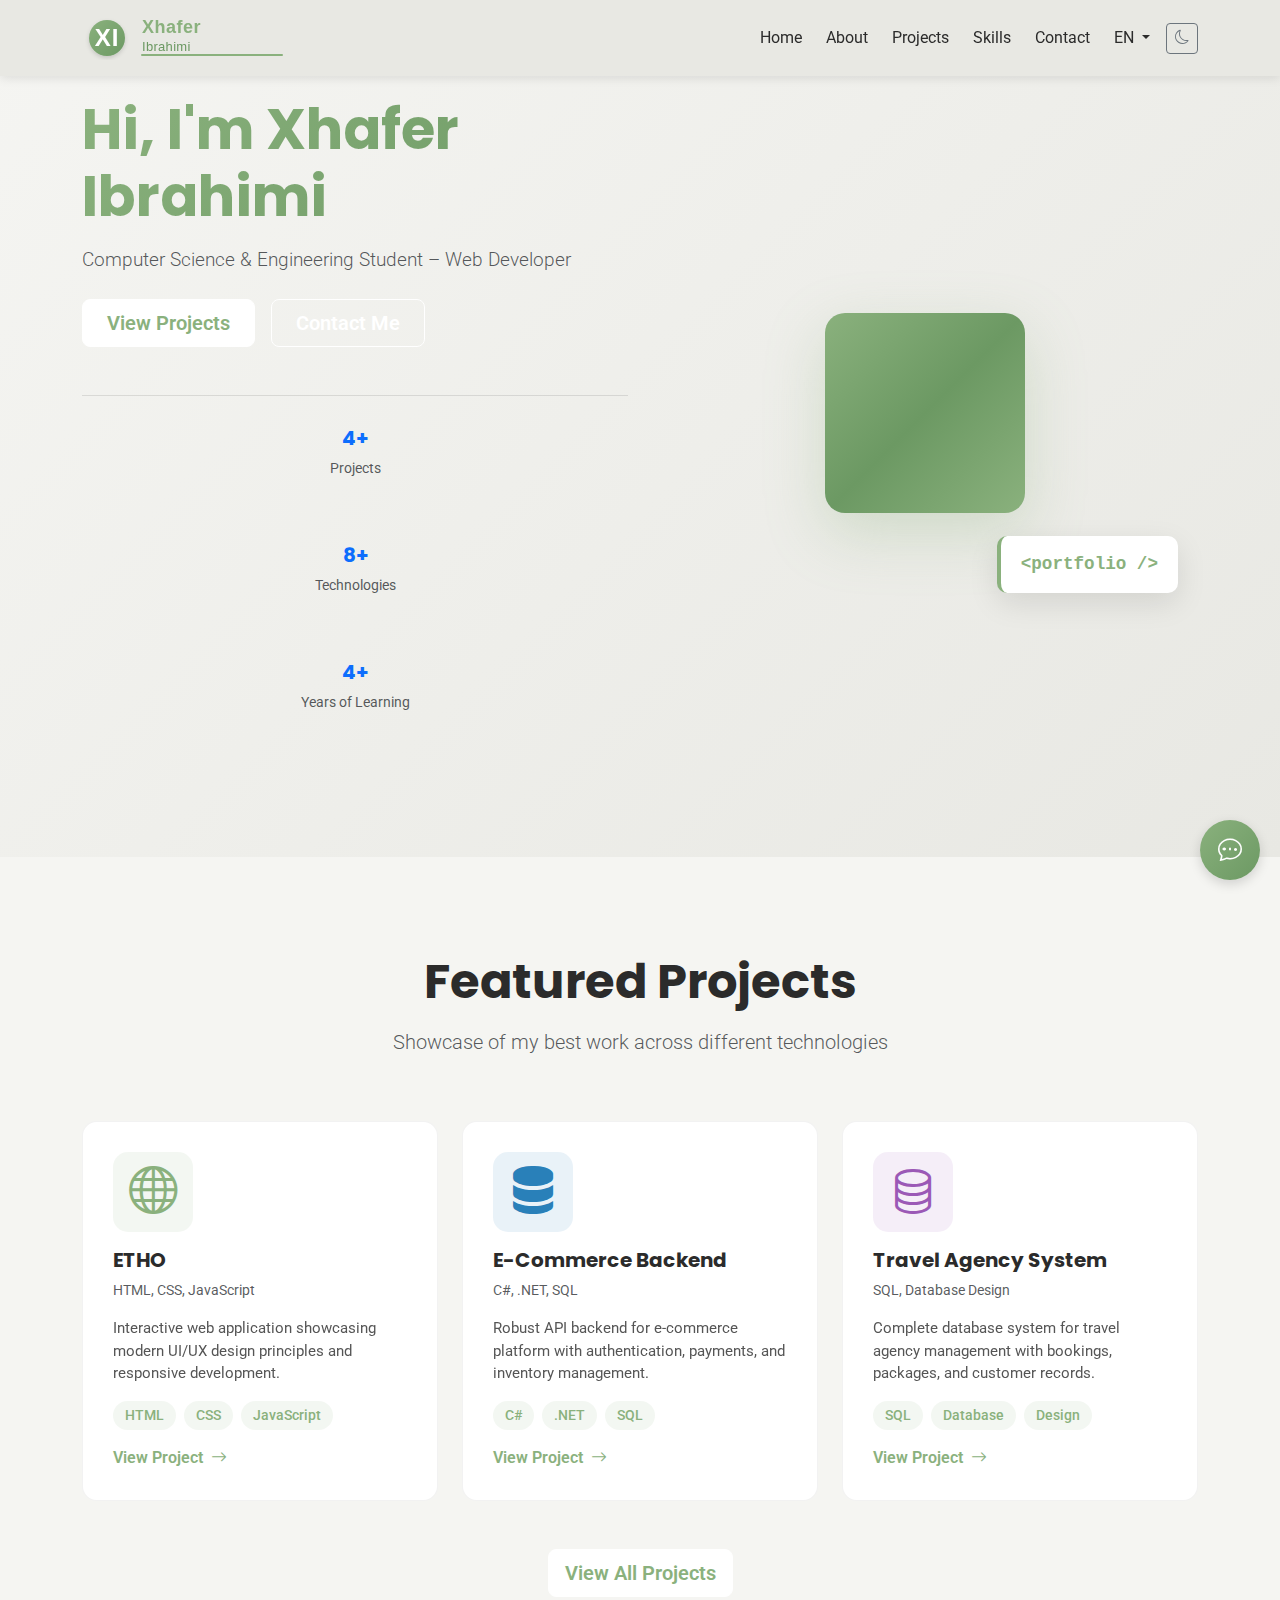
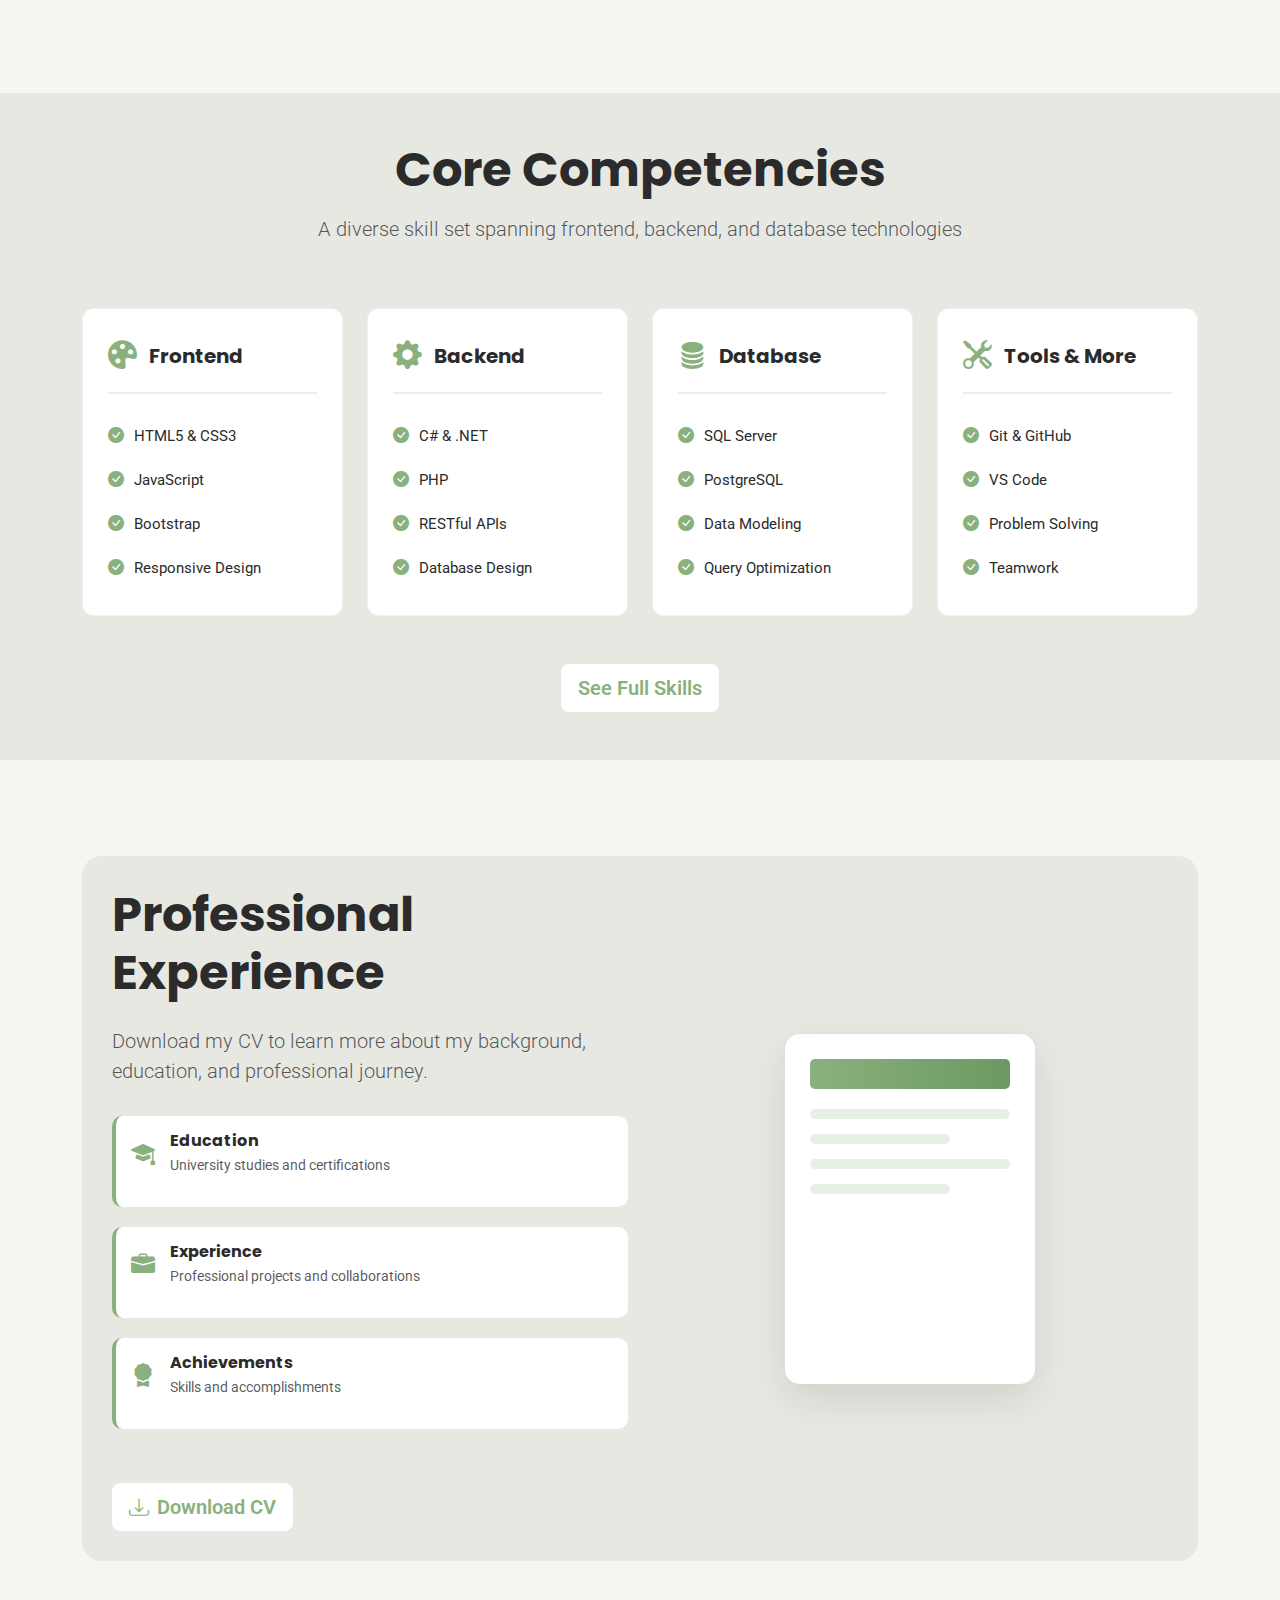
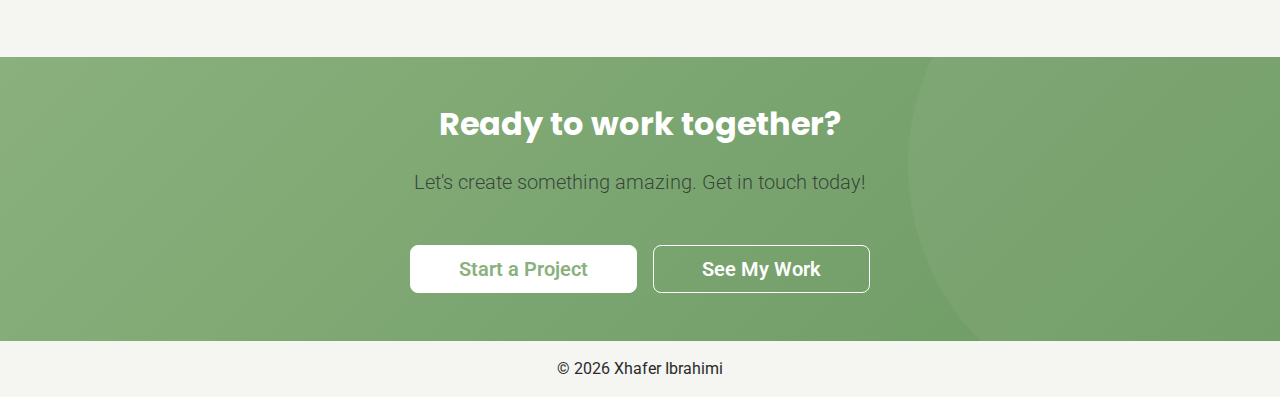
<file: cv/index.html>
<!DOCTYPE html>
<html lang="en">
<head>
  <meta charset="UTF-8" />
  <meta name="viewport" content="width=device-width, initial-scale=1.0" />
  <title>Xhafer Ibrahimi | Portfolio</title>

  <!-- Bootstrap -->
  <link href="https://cdn.jsdelivr.net/npm/bootstrap@5.3.2/dist/css/bootstrap.min.css" rel="stylesheet">
  <link href="https://cdn.jsdelivr.net/npm/bootstrap-icons/font/bootstrap-icons.css" rel="stylesheet">

  <!-- Custom CSS -->
  <link rel="stylesheet" href="assets/css/style.css">
  <link rel="stylesheet" href="assets/css/chatbot.css">
</head>
<body>

<!-- NAVBAR -->
<nav class="navbar navbar-expand-lg fixed-top">
  <div class="container">
    <!-- Logo -->
    <a class="navbar-brand" href="index.html">
      <img src="assets/img/logo.svg" alt="Xhafer Ibrahimi" height="50">
    </a>

    <!-- Mobile Toggle -->
    <button class="navbar-toggler" type="button" data-bs-toggle="collapse" data-bs-target="#navbarMenu">
      <span class="navbar-toggler-icon"></span>
    </button>

    <!-- Menu -->
    <div class="collapse navbar-collapse" id="navbarMenu">
      <ul class="navbar-nav ms-auto align-items-center gap-2">
        <li class="nav-item">
          <a class="nav-link active" href="index.html" data-i18n="nav_home">Home</a>
        </li>
        <li class="nav-item">
          <a class="nav-link" href="pages/about.html" data-i18n="nav_about">About</a>
        </li>
        <li class="nav-item">
          <a class="nav-link" href="pages/projects.html" data-i18n="nav_projects">Projects</a>
        </li>
        <li class="nav-item">
          <a class="nav-link" href="pages/skills.html" data-i18n="nav_skills">Skills</a>
        </li>
        <li class="nav-item">
          <a class="nav-link" href="pages/contact.html" data-i18n="nav_contact">Contact</a>
        </li>

        <!-- Language Dropdown -->
        <li class="nav-item dropdown">
          <a class="nav-link dropdown-toggle" href="#" id="langDropdown" role="button" data-bs-toggle="dropdown">
            <span id="langLabel">EN</span>
          </a>
          <ul class="dropdown-menu dropdown-menu-end">
            <li><button class="dropdown-item" data-lang="en">English</button></li>
            <li><button class="dropdown-item" data-lang="sq">Shqip</button></li>
            <li><button class="dropdown-item" data-lang="de">Deutsch</button></li>
          </ul>
        </li>

        <!-- Theme Toggle -->
        <li class="nav-item">
          <button id="themeToggle" class="btn btn-sm btn-outline-secondary" title="Toggle Dark Mode">
            <i class="bi bi-moon"></i>
          </button>
        </li>
      </ul>
    </div>
  </div>
</nav>

<!-- HERO SECTION - ADVANCED -->
<section class="hero-advanced container-fluid pt-5">
  <div class="container py-5">
    <div class="row align-items-center">
      <div class="col-lg-6 mb-4 mb-lg-0">
        <div class="hero-content">
          <h1 class="display-3 fw-bold mb-3" data-i18n="hero_title">Hi, I'm Xhafer Ibrahimi</h1>
          <p class="lead text-muted mb-4" data-i18n="hero_subtitle">Computer Science & Engineering Student – Web Developer</p>
          
          <div class="d-flex gap-3 mb-5 flex-wrap">
            <a href="pages/projects.html" class="btn btn-primary btn-lg px-4" data-i18n="btn_projects">View Projects</a>
            <a href="pages/contact.html" class="btn btn-outline-primary btn-lg px-4" data-i18n="btn_contact">Contact Me</a>
          </div>

          <div class="quick-stats d-flex gap-5">
            <div>
              <h5 class="fw-bold text-primary">4+</h5>
              <p class="small text-muted">Projects</p>
            </div>
            <div>
              <h5 class="fw-bold text-primary">8+</h5>
              <p class="small text-muted">Technologies</p>
            </div>
            <div>
              <h5 class="fw-bold text-primary">4+</h5>
              <p class="small text-muted">Years of Learning</p>
            </div>
          </div>
        </div>
      </div>

      <div class="col-lg-6 d-none d-lg-block">
        <div class="hero-visual">
          <div class="animated-gradient-box"></div>
          <div class="code-snippet">
            <code>&lt;portfolio /&gt;</code>
          </div>
        </div>
      </div>
    </div>
  </div>
</section>

<!-- FEATURED PROJECTS SECTION -->
<section class="featured-section container my-5 py-5">
  <div class="row mb-5">
    <div class="col-12 text-center">
      <h2 class="display-5 fw-bold mb-3" data-i18n="featured_projects">Featured Projects</h2>
      <p class="lead text-muted" data-i18n="featured_desc">Showcase of my best work across different technologies</p>
    </div>
  </div>

  <div class="row g-4">
    <!-- Project 1 -->
    <div class="col-md-6 col-lg-4">
      <div class="featured-card">
        <div class="card-icon">
          <i class="bi bi-globe"></i>
        </div>
        <h5 class="fw-bold mt-3">ETHO</h5>
        <p class="text-muted small">HTML, CSS, JavaScript</p>
        <p class="card-description">Interactive web application showcasing modern UI/UX design principles and responsive development.</p>
        <div class="tech-tags mb-3">
          <span class="tech-tag">HTML</span>
          <span class="tech-tag">CSS</span>
          <span class="tech-tag">JavaScript</span>
        </div>
        <a href="pages/projects.html" class="card-link">View Project <i class="bi bi-arrow-right"></i></a>
      </div>
    </div>

    <!-- Project 2 -->
    <div class="col-md-6 col-lg-4">
      <div class="featured-card">
        <div class="card-icon backend-icon">
          <i class="bi bi-server"></i>
        </div>
        <h5 class="fw-bold mt-3">E-Commerce Backend</h5>
        <p class="text-muted small">C#, .NET, SQL</p>
        <p class="card-description">Robust API backend for e-commerce platform with authentication, payments, and inventory management.</p>
        <div class="tech-tags mb-3">
          <span class="tech-tag">C#</span>
          <span class="tech-tag">.NET</span>
          <span class="tech-tag">SQL</span>
        </div>
        <a href="pages/projects.html" class="card-link">View Project <i class="bi bi-arrow-right"></i></a>
      </div>
    </div>

    <!-- Project 3 -->
    <div class="col-md-6 col-lg-4">
      <div class="featured-card">
        <div class="card-icon db-icon">
          <i class="bi bi-database"></i>
        </div>
        <h5 class="fw-bold mt-3">Travel Agency System</h5>
        <p class="text-muted small">SQL, Database Design</p>
        <p class="card-description">Complete database system for travel agency management with bookings, packages, and customer records.</p>
        <div class="tech-tags mb-3">
          <span class="tech-tag">SQL</span>
          <span class="tech-tag">Database</span>
          <span class="tech-tag">Design</span>
        </div>
        <a href="pages/projects.html" class="card-link">View Project <i class="bi bi-arrow-right"></i></a>
      </div>
    </div>
  </div>

  <div class="text-center mt-5">
    <a href="pages/projects.html" class="btn btn-primary btn-lg">View All Projects</a>
  </div>
</section>

<!-- SKILLS PREVIEW SECTION -->
<section class="container-fluid py-5" style="background: var(--section-bg);">
  <div class="container">
    <div class="row mb-5">
      <div class="col-12 text-center">
        <h2 class="display-5 fw-bold mb-3" data-i18n="skills_preview">Core Competencies</h2>
        <p class="lead text-muted" data-i18n="skills_desc">A diverse skill set spanning frontend, backend, and database technologies</p>
      </div>
    </div>

    <div class="row g-4">
      <div class="col-md-6 col-lg-3">
        <div class="skill-category">
          <div class="skill-header">
            <i class="bi bi-palette-fill"></i>
            <h5 class="fw-bold">Frontend</h5>
          </div>
          <ul class="skill-list">
            <li><i class="bi bi-check-circle-fill"></i> HTML5 & CSS3</li>
            <li><i class="bi bi-check-circle-fill"></i> JavaScript</li>
            <li><i class="bi bi-check-circle-fill"></i> Bootstrap</li>
            <li><i class="bi bi-check-circle-fill"></i> Responsive Design</li>
          </ul>
        </div>
      </div>

      <div class="col-md-6 col-lg-3">
        <div class="skill-category">
          <div class="skill-header">
            <i class="bi bi-gear-fill"></i>
            <h5 class="fw-bold">Backend</h5>
          </div>
          <ul class="skill-list">
            <li><i class="bi bi-check-circle-fill"></i> C# & .NET</li>
            <li><i class="bi bi-check-circle-fill"></i> PHP</li>
            <li><i class="bi bi-check-circle-fill"></i> RESTful APIs</li>
            <li><i class="bi bi-check-circle-fill"></i> Database Design</li>
          </ul>
        </div>
      </div>

      <div class="col-md-6 col-lg-3">
        <div class="skill-category">
          <div class="skill-header">
            <i class="bi bi-database-fill"></i>
            <h5 class="fw-bold">Database</h5>
          </div>
          <ul class="skill-list">
            <li><i class="bi bi-check-circle-fill"></i> SQL Server</li>
            <li><i class="bi bi-check-circle-fill"></i> PostgreSQL</li>
            <li><i class="bi bi-check-circle-fill"></i> Data Modeling</li>
            <li><i class="bi bi-check-circle-fill"></i> Query Optimization</li>
          </ul>
        </div>
      </div>

      <div class="col-md-6 col-lg-3">
        <div class="skill-category">
          <div class="skill-header">
            <i class="bi bi-tools"></i>
            <h5 class="fw-bold">Tools & More</h5>
          </div>
          <ul class="skill-list">
            <li><i class="bi bi-check-circle-fill"></i> Git & GitHub</li>
            <li><i class="bi bi-check-circle-fill"></i> VS Code</li>
            <li><i class="bi bi-check-circle-fill"></i> Problem Solving</li>
            <li><i class="bi bi-check-circle-fill"></i> Teamwork</li>
          </ul>
        </div>
      </div>
    </div>

    <div class="text-center mt-5">
      <a href="pages/skills.html" class="btn btn-primary btn-lg">See Full Skills</a>
    </div>
  </div>
</section>

<!-- CV SECTION -->
<section class="container my-5 py-5" id="cv">
  <div class="cv-container">
    <div class="row align-items-center">
      <div class="col-lg-6">
        <h2 class="display-5 fw-bold mb-4">Professional Experience</h2>
        <p class="lead text-muted mb-4">Download my CV to learn more about my background, education, and professional journey.</p>
        <div class="cv-highlights">
          <div class="highlight-item">
            <i class="bi bi-mortarboard-fill"></i>
            <div>
              <h6 class="fw-bold">Education</h6>
              <p class="small text-muted">University studies and certifications</p>
            </div>
          </div>
          <div class="highlight-item">
            <i class="bi bi-briefcase-fill"></i>
            <div>
              <h6 class="fw-bold">Experience</h6>
              <p class="small text-muted">Professional projects and collaborations</p>
            </div>
          </div>
          <div class="highlight-item">
            <i class="bi bi-award-fill"></i>
            <div>
              <h6 class="fw-bold">Achievements</h6>
              <p class="small text-muted">Skills and accomplishments</p>
            </div>
          </div>
        </div>
        <a href="assets/img/CV.pdf" class="btn btn-primary btn-lg mt-4" download>
          <i class="bi bi-download me-2"></i>Download CV
        </a>
      </div>
      <div class="col-lg-6 d-none d-lg-block">
        <div class="cv-visual">
          <div class="cv-card">
            <div class="cv-header"></div>
            <div class="cv-content">
              <div class="cv-line"></div>
              <div class="cv-line short"></div>
              <div class="cv-line"></div>
              <div class="cv-line short"></div>
            </div>
          </div>
        </div>
      </div>
    </div>
  </div>
</section>

<!-- CTA SECTION -->
<section class="cta-section container-fluid py-5">
  <div class="container text-center">
    <h2 class="display-4 fw-bold mb-4">Ready to work together?</h2>
    <p class="lead mb-5 text-muted">Let's create something amazing. Get in touch today!</p>
    <div class="d-flex gap-3 justify-content-center flex-wrap">
      <a href="pages/contact.html" class="btn btn-primary btn-lg px-5">Start a Project</a>
      <a href="pages/projects.html" class="btn btn-outline-primary btn-lg px-5">See My Work</a>
    </div>
  </div>
</section>

<!-- FOOTER -->
<footer class="text-center py-3">
  © 2026 Xhafer Ibrahimi
</footer>

<!-- Scripts -->
<script src="https://cdn.jsdelivr.net/npm/bootstrap@5.3.2/dist/js/bootstrap.bundle.min.js"></script>
<script src="assets/js/theme.js"></script>
<script src="assets/js/language.js"></script>
<script src="assets/js/chatbot.js"></script>

</body>
</html>
</file>
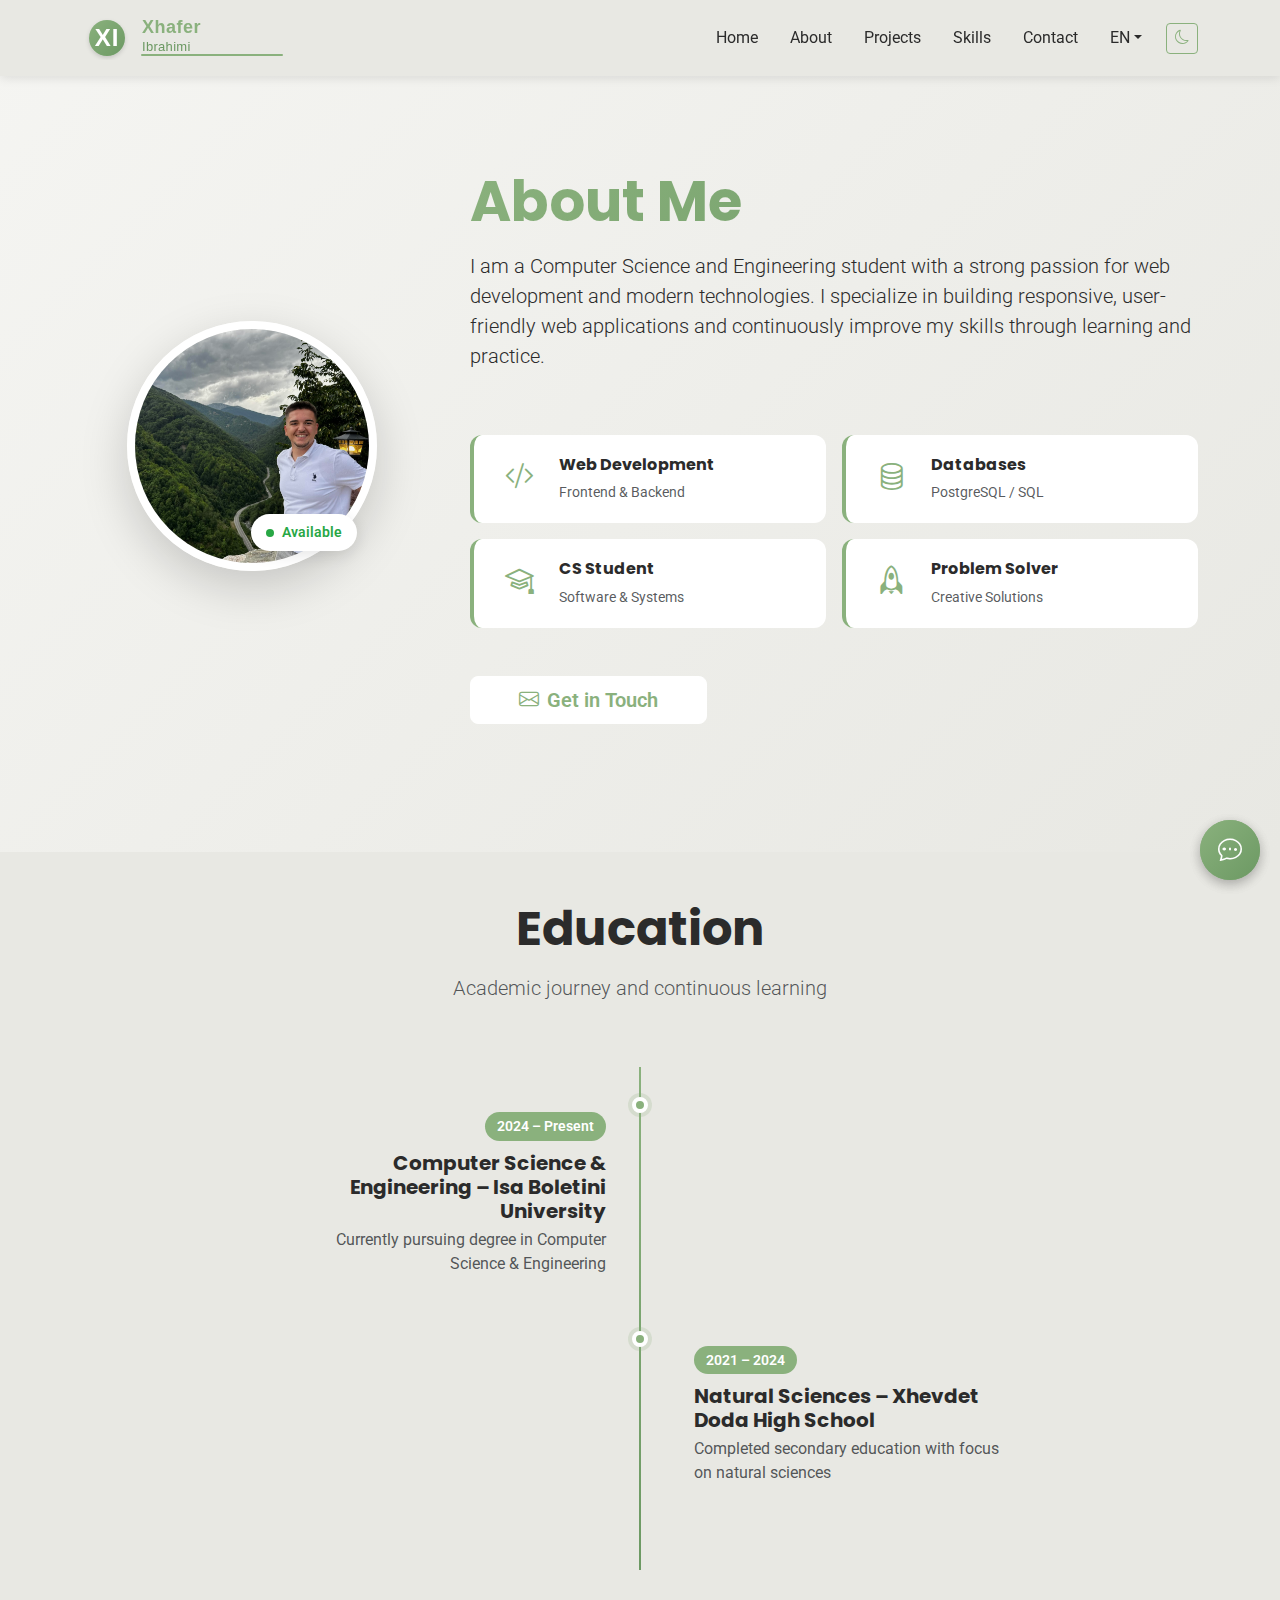
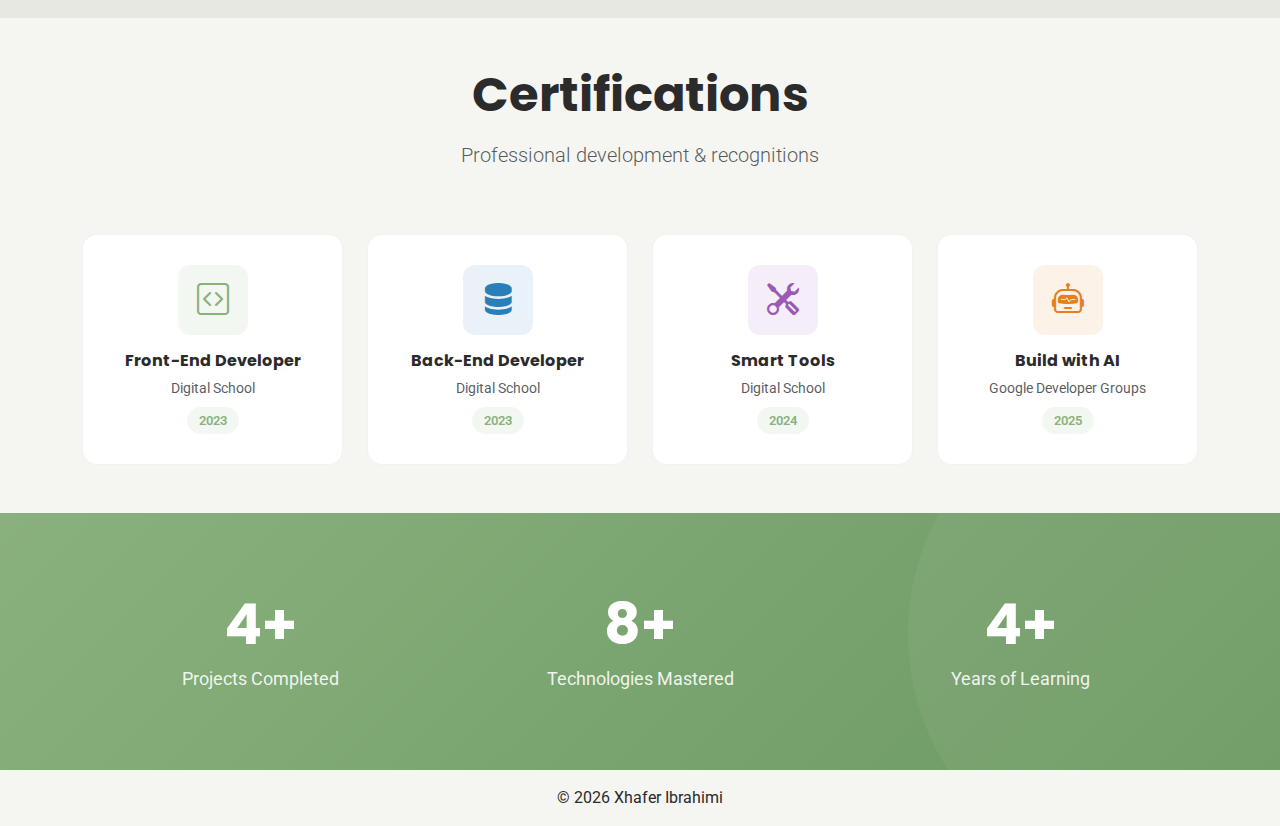
<file: cv/pages/about.html>
<!DOCTYPE html>
<html lang="en">
<head>
  <meta charset="UTF-8" />
  <meta name="viewport" content="width=device-width, initial-scale=1.0" />
  <title>About | Xhafer Ibrahimi</title>

  <!-- Bootstrap -->
  <link href="https://cdn.jsdelivr.net/npm/bootstrap@5.3.2/dist/css/bootstrap.min.css" rel="stylesheet">
  <link href="https://cdn.jsdelivr.net/npm/bootstrap-icons/font/bootstrap-icons.css" rel="stylesheet">

  <!-- Custom CSS -->
  <link rel="stylesheet" href="../assets/css/style.css">
  <link rel="stylesheet" href="../assets/css/chatbot.css">
</head>
<body>

<!-- NAVBAR -->
<nav class="navbar navbar-expand-lg fixed-top">
  <div class="container">
    <a class="navbar-brand" href="../index.html">
      <img src="../assets/img/logo.svg" alt="Xhafer Ibrahimi" height="50">
    </a>

    <button class="navbar-toggler" type="button" data-bs-toggle="collapse" data-bs-target="#navMenu">
      <span class="navbar-toggler-icon"></span>
    </button>

    <div class="collapse navbar-collapse" id="navMenu">
      <ul class="navbar-nav ms-auto align-items-center gap-3">
        <li class="nav-item"><a class="nav-link" href="../index.html" data-i18n="nav_home"></a></li>
        <li class="nav-item"><a class="nav-link active" href="#" data-i18n="nav_about"></a></li>
        <li class="nav-item"><a class="nav-link" href="projects.html" data-i18n="nav_projects"></a></li>
        <li class="nav-item"><a class="nav-link" href="skills.html" data-i18n="nav_skills"></a></li>
        <li class="nav-item"><a class="nav-link" href="contact.html" data-i18n="nav_contact"></a></li>

        <li class="nav-item dropdown">
          <a class="nav-link dropdown-toggle" href="#" data-bs-toggle="dropdown" id="langLabel">EN</a>
          <ul class="dropdown-menu">
            <li><button class="dropdown-item" data-lang="en">English</button></li>
            <li><button class="dropdown-item" data-lang="sq">Shqip</button></li>
            <li><button class="dropdown-item" data-lang="de">Deutsch</button></li>
          </ul>
        </li>

        <li class="nav-item">
          <button id="themeToggle" class="btn btn-sm btn-outline-custom">
            <i class="bi bi-moon"></i>
          </button>
        </li>
      </ul>
    </div>
  </div>
</nav>

<!-- ABOUT HERO -->
<section class="about-hero">
  <div class="container">
    <div class="row align-items-center g-5 py-5">

      <!-- IMAGE WITH BORDER -->
      <div class="col-lg-4 text-center">
        <div class="profile-image-container">
          <div class="profile-badge">
            <img src="../assets/img/me.jpg"
                 alt="Xhafer Ibrahimi"
                 class="img-fluid rounded-circle shadow-lg">
            <div class="badge-status online">
              <span class="status-dot"></span>
              <span class="status-text">Available</span>
            </div>
          </div>
        </div>
      </div>

      <!-- TEXT SECTION -->
      <div class="col-lg-8">
        <div class="about-content fade-up">
          <h1 class="fw-bold mb-3 display-4" data-i18n="about_title"></h1>
          <p class="lead mb-4" data-i18n="about_text"></p>

          <!-- HIGHLIGHTS CARDS -->
          <div class="row mt-5 g-3">
            <div class="col-md-6">
              <div class="highlight-card">
                <div class="highlight-icon">
                  <i class="bi bi-code-slash"></i>
                </div>
                <div class="highlight-text">
                  <h6 class="fw-bold" data-i18n="highlight_web"></h6>
                  <p class="small text-muted mb-0" data-i18n="highlight_web_desc"></p>
                </div>
              </div>
            </div>

            <div class="col-md-6">
              <div class="highlight-card">
                <div class="highlight-icon">
                  <i class="bi bi-database"></i>
                </div>
                <div class="highlight-text">
                  <h6 class="fw-bold" data-i18n="highlight_db"></h6>
                  <p class="small text-muted mb-0" data-i18n="highlight_db_desc"></p>
                </div>
              </div>
            </div>

            <div class="col-md-6">
              <div class="highlight-card">
                <div class="highlight-icon">
                  <i class="bi bi-mortarboard"></i>
                </div>
                <div class="highlight-text">
                  <h6 class="fw-bold" data-i18n="highlight_student"></h6>
                  <p class="small text-muted mb-0" data-i18n="highlight_student_desc"></p>
                </div>
              </div>
            </div>

            <div class="col-md-6">
              <div class="highlight-card">
                <div class="highlight-icon">
                  <i class="bi bi-rocket"></i>
                </div>
                <div class="highlight-text">
                  <h6 class="fw-bold">Problem Solver</h6>
                  <p class="small text-muted mb-0">Creative Solutions</p>
                </div>
              </div>
            </div>
          </div>

          <!-- CTA Button -->
          <div class="mt-5">
            <a href="contact.html" class="btn btn-primary btn-lg px-5">
              <i class="bi bi-envelope me-2"></i>Get in Touch
            </a>
          </div>
        </div>
      </div>
    </div>
  </div>
</section>

<!-- EDUCATION TIMELINE -->
<section class="education-section py-5" style="background: var(--section-bg);">
  <div class="container">
    <div class="row mb-5">
      <div class="col-12 text-center">
        <h2 class="display-5 fw-bold mb-3" data-i18n="education_title"></h2>
        <p class="lead text-muted">Academic journey and continuous learning</p>
      </div>
    </div>

    <div class="row">
      <div class="col-lg-8 mx-auto">
        <div class="timeline-container fade-up">
          <!-- Timeline Item 1 -->
          <div class="timeline-item">
            <div class="timeline-marker"></div>
            <div class="timeline-content">
              <div class="timeline-badge">2024 – Present</div>
              <h5 class="fw-bold" data-i18n="edu_uni"></h5>
              <p class="text-muted mb-0">Currently pursuing degree in Computer Science & Engineering</p>
            </div>
          </div>

          <!-- Timeline Item 2 -->
          <div class="timeline-item">
            <div class="timeline-marker"></div>
            <div class="timeline-content">
              <div class="timeline-badge">2021 – 2024</div>
              <h5 class="fw-bold" data-i18n="edu_high"></h5>
              <p class="text-muted mb-0">Completed secondary education with focus on natural sciences</p>
            </div>
          </div>
        </div>
      </div>
    </div>
  </div>
</section>

<!-- CERTIFICATIONS & ACHIEVEMENTS -->
<section class="certifications-section py-5">
  <div class="container">
    <div class="row mb-5">
      <div class="col-12 text-center">
        <h2 class="display-5 fw-bold mb-3" data-i18n="cert_title"></h2>
        <p class="lead text-muted">Professional development & recognitions</p>
      </div>
    </div>

    <div class="row g-4">
      <!-- Cert 1 -->
      <div class="col-md-6 col-lg-3">
        <div class="cert-card fade-up">
          <div class="cert-icon">
            <i class="bi bi-code-square"></i>
          </div>
          <h6 class="fw-bold mt-3">Front-End Developer</h6>
          <p class="small text-muted mb-2">Digital School</p>
          <span class="cert-year">2023</span>
        </div>
      </div>

      <!-- Cert 2 -->
      <div class="col-md-6 col-lg-3">
        <div class="cert-card fade-up">
          <div class="cert-icon backend">
            <i class="bi bi-server"></i>
          </div>
          <h6 class="fw-bold mt-3">Back-End Developer</h6>
          <p class="small text-muted mb-2">Digital School</p>
          <span class="cert-year">2023</span>
        </div>
      </div>

      <!-- Cert 3 -->
      <div class="col-md-6 col-lg-3">
        <div class="cert-card fade-up">
          <div class="cert-icon tools">
            <i class="bi bi-tools"></i>
          </div>
          <h6 class="fw-bold mt-3">Smart Tools</h6>
          <p class="small text-muted mb-2">Digital School</p>
          <span class="cert-year">2024</span>
        </div>
      </div>

      <!-- Cert 4 -->
      <div class="col-md-6 col-lg-3">
        <div class="cert-card fade-up">
          <div class="cert-icon ai">
            <i class="bi bi-robot"></i>
          </div>
          <h6 class="fw-bold mt-3">Build with AI</h6>
          <p class="small text-muted mb-2">Google Developer Groups</p>
          <span class="cert-year">2025</span>
        </div>
      </div>
    </div>
  </div>
</section>

<!-- STATS SECTION -->
<section class="stats-section py-5" style="background: linear-gradient(135deg, #8ab17d 0%, #6c9963 100%); color: white;">
  <div class="container">
    <div class="row text-center g-4">
      <div class="col-md-4">
        <div class="stat-item">
          <h3 class="display-4 fw-bold mb-2">4+</h3>
          <p class="mb-0">Projects Completed</p>
        </div>
      </div>
      <div class="col-md-4">
        <div class="stat-item">
          <h3 class="display-4 fw-bold mb-2">8+</h3>
          <p class="mb-0">Technologies Mastered</p>
        </div>
      </div>
      <div class="col-md-4">
        <div class="stat-item">
          <h3 class="display-4 fw-bold mb-2">4+</h3>
          <p class="mb-0">Years of Learning</p>
        </div>
      </div>
    </div>
  </div>
</section>

<!-- FOOTER -->
<footer class="text-center py-3">
  © 2026 Xhafer Ibrahimi
</footer>

<!-- Scripts -->
<script src="https://cdn.jsdelivr.net/npm/bootstrap@5.3.2/dist/js/bootstrap.bundle.min.js"></script>
<script src="../assets/js/theme.js"></script>
<script src="../assets/js/language.js"></script>
<script src="../assets/js/chatbot.js"></script>
<script>
  // Initialize chatbot on load
  if (document.readyState === 'loading') {
    document.addEventListener('DOMContentLoaded', () => {
      new PortfolioCharbot();
    });
  } else {
    new PortfolioCharbot();
  }
</script>
</body>
</html>
</file>
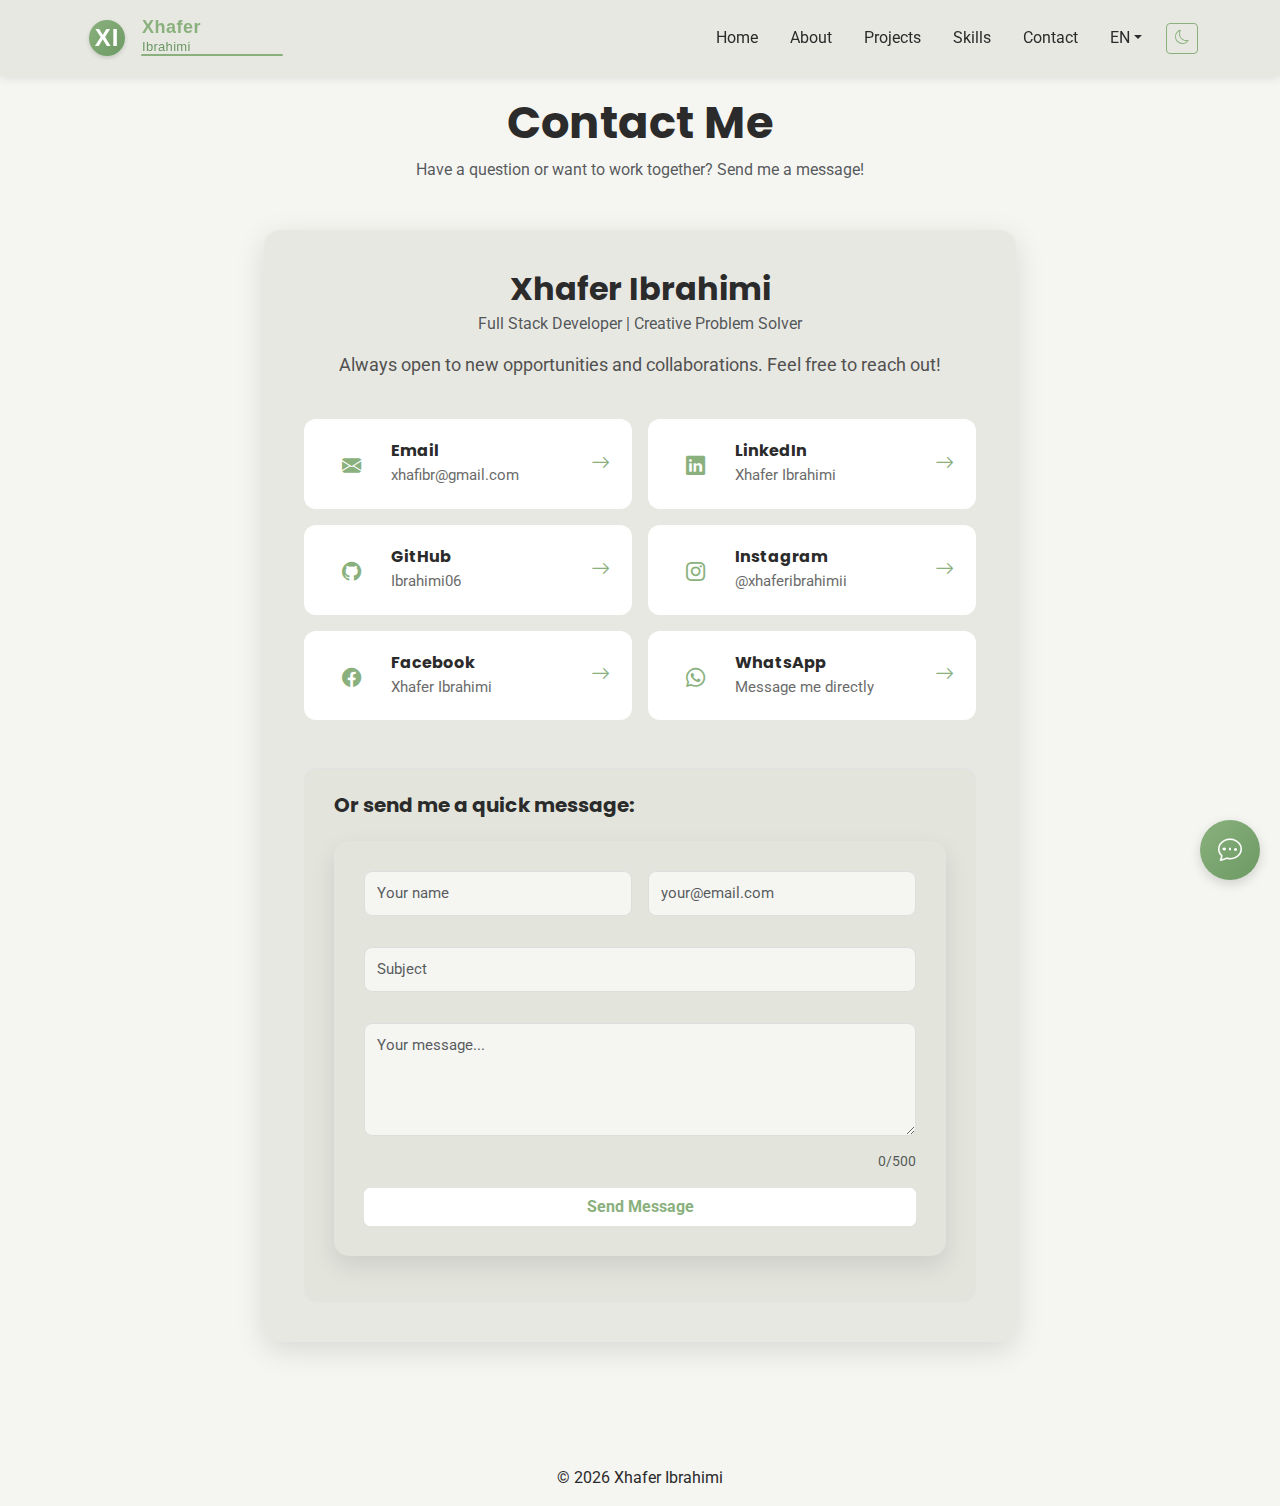
<file: cv/pages/contact.html>
<!DOCTYPE html>
<html lang="en">
<head>
  <meta charset="UTF-8" />
  <meta name="viewport" content="width=device-width, initial-scale=1.0" />
  <title>Contact | Xhafer Ibrahimi</title>

  <!-- Bootstrap -->
  <link href="https://cdn.jsdelivr.net/npm/bootstrap@5.3.2/dist/css/bootstrap.min.css" rel="stylesheet">
  <link href="https://cdn.jsdelivr.net/npm/bootstrap-icons/font/bootstrap-icons.css" rel="stylesheet">

  <!-- Custom CSS -->
  <link rel="stylesheet" href="../assets/css/style.css">
  <link rel="stylesheet" href="../assets/css/chatbot.css">
</head>
<body>

<!-- Navbar -->
<nav class="navbar navbar-expand-lg fixed-top">
  <div class="container">
    <a class="navbar-brand" href="../index.html">
      <img src="../assets/img/logo.svg" alt="Xhafer Ibrahimi" height="50">
    </a>

    <button class="navbar-toggler" type="button" data-bs-toggle="collapse" data-bs-target="#navMenu">
      <span class="navbar-toggler-icon"></span>
    </button>

    <div class="collapse navbar-collapse" id="navMenu">
      <ul class="navbar-nav ms-auto align-items-center gap-3">
        <li class="nav-item"><a class="nav-link" href="../index.html" data-i18n="nav_home"></a></li>
        <li class="nav-item"><a class="nav-link" href="about.html" data-i18n="nav_about"></a></li>
        <li class="nav-item"><a class="nav-link" href="projects.html" data-i18n="nav_projects"></a></li>
        <li class="nav-item"><a class="nav-link" href="skills.html" data-i18n="nav_skills"></a></li>
        <li class="nav-item"><a class="nav-link active" href="#" data-i18n="nav_contact"></a></li>

        <li class="nav-item dropdown">
          <a class="nav-link dropdown-toggle" href="#" data-bs-toggle="dropdown" id="langLabel">EN</a>
          <ul class="dropdown-menu">
            <li><button class="dropdown-item" data-lang="en">English</button></li>
            <li><button class="dropdown-item" data-lang="sq">Shqip</button></li>
            <li><button class="dropdown-item" data-lang="de">Deutsch</button></li>
          </ul>
        </li>

        <li class="nav-item">
          <button id="themeToggle" class="btn btn-sm btn-outline-custom">
            <i class="bi bi-moon"></i>
          </button>
        </li>
      </ul>
    </div>
  </div>
</nav>

<!-- Contact Section -->
<section class="container hero my-5 pt-5">
  <div class="row justify-content-center">
    <div class="col-lg-8">
      <h1 class="fw-bold mb-2 text-center" data-i18n="contact_title"></h1>
      <p class="text-muted text-center mb-5" data-i18n="contact_subtitle"></p>

      <!-- Main Contact Card -->
      <div class="contact-main-card">
        <!-- Header -->
        <div class="contact-header">
          <h2 class="fw-bold mb-1">Xhafer Ibrahimi</h2>
          <p class="text-muted mb-3">Full Stack Developer | Creative Problem Solver</p>
          <p class="contact-bio">Always open to new opportunities and collaborations. Feel free to reach out!</p>
        </div>

        <!-- Contact Options -->
        <div class="contact-options">
          <div class="row g-3">
            <!-- Email -->
            <div class="col-md-6">
              <a href="mailto:xhafibr@gmail.com" class="contact-option-card">
                <div class="contact-option-icon">
                  <i class="bi bi-envelope-fill"></i>
                </div>
                <div class="contact-option-content">
                  <h6 class="fw-bold mb-1">Email</h6>
                  <p class="mb-0">xhafibr@gmail.com</p>
                </div>
                <i class="bi bi-arrow-right"></i>
              </a>
            </div>

            <!-- LinkedIn -->
            <div class="col-md-6">
              <a href="https://linkedin.com/in/xhafer-ibrahimi" target="_blank" class="contact-option-card">
                <div class="contact-option-icon">
                  <i class="bi bi-linkedin"></i>
                </div>
                <div class="contact-option-content">
                  <h6 class="fw-bold mb-1">LinkedIn</h6>
                  <p class="mb-0">Xhafer Ibrahimi</p>
                </div>
                <i class="bi bi-arrow-right"></i>
              </a>
            </div>

            <!-- GitHub -->
            <div class="col-md-6">
              <a href="https://github.com/Ibrahimi06" target="_blank" class="contact-option-card">
                <div class="contact-option-icon">
                  <i class="bi bi-github"></i>
                </div>
                <div class="contact-option-content">
                  <h6 class="fw-bold mb-1">GitHub</h6>
                  <p class="mb-0">Ibrahimi06</p>
                </div>
                <i class="bi bi-arrow-right"></i>
              </a>
            </div>

            <!-- Instagram -->
            <div class="col-md-6">
              <a href="https://instagram.com/xhaferibrahimii" target="_blank" class="contact-option-card">
                <div class="contact-option-icon">
                  <i class="bi bi-instagram"></i>
                </div>
                <div class="contact-option-content">
                  <h6 class="fw-bold mb-1">Instagram</h6>
                  <p class="mb-0">@xhaferibrahimii</p>
                </div>
                <i class="bi bi-arrow-right"></i>
              </a>
            </div>

            <!-- Facebook -->
            <div class="col-md-6">
              <a href="https://facebook.com/xhafer.ibrahimi" target="_blank" class="contact-option-card">
                <div class="contact-option-icon">
                  <i class="bi bi-facebook"></i>
                </div>
                <div class="contact-option-content">
                  <h6 class="fw-bold mb-1">Facebook</h6>
                  <p class="mb-0">Xhafer Ibrahimi</p>
                </div>
                <i class="bi bi-arrow-right"></i>
              </a>
            </div>

            <!-- Phone/WhatsApp -->
            <div class="col-md-6">
              <a href="https://wa.me/383491234567" target="_blank" class="contact-option-card">
                <div class="contact-option-icon">
                  <i class="bi bi-whatsapp"></i>
                </div>
                <div class="contact-option-content">
                  <h6 class="fw-bold mb-1">WhatsApp</h6>
                  <p class="mb-0">Message me directly</p>
                </div>
                <i class="bi bi-arrow-right"></i>
              </a>
            </div>
          </div>
        </div>

        <!-- Email Form (Optional) -->
        <div class="contact-email-section mt-5 pt-4 border-top">
          <h5 class="fw-bold mb-4">Or send me a quick message:</h5>
          <form id="contactForm" class="contact-form-simple">
            <div class="row g-3">
              <div class="col-md-6">
                <input type="text" name="name" class="form-control form-control-sm" placeholder="Your name" required>
              </div>
              <div class="col-md-6">
                <input type="email" name="email" class="form-control form-control-sm" placeholder="your@email.com" required>
              </div>
              <div class="col-12">
                <input type="text" name="subject" class="form-control form-control-sm" placeholder="Subject" required>
              </div>
              <div class="col-12">
                <textarea name="message" class="form-control form-control-sm" rows="4" placeholder="Your message..." required></textarea>
                <small class="text-muted d-block text-end mt-1"><span id="charCount">0</span>/500</small>
              </div>
              <div class="col-12">
                <button type="submit" class="btn btn-primary w-100 fw-bold">Send Message</button>
              </div>
            </div>
          </form>
          <div id="formMsg" class="mt-3 text-center"></div>
        </div>
      </div>
    </div>
  </div>
</section>

<style>
  /* Main Contact Card */
  .contact-main-card {
    background: var(--section-bg);
    border-radius: 16px;
    padding: 40px;
    box-shadow: 0 8px 30px rgba(0, 0, 0, 0.12);
    transition: all 0.3s ease;
  }

  .contact-header {
    text-align: center;
    margin-bottom: 40px;
  }

  .contact-header h2 {
    font-size: 2rem;
    color: var(--text-color);
  }

  .contact-bio {
    font-size: 1.1rem;
    color: var(--text-color);
    opacity: 0.8;
  }

  /* Contact Options Grid */
  .contact-option-card {
    display: flex;
    align-items: center;
    gap: 15px;
    padding: 20px;
    background: var(--card-bg);
    border-radius: 12px;
    border: 2px solid transparent;
    text-decoration: none;
    color: var(--text-color);
    transition: all 0.3s ease;
  }

  .contact-option-card:hover {
    transform: translateX(8px);
    border-color: #8ab17d;
    box-shadow: 0 10px 25px rgba(138, 177, 125, 0.15);
    background: rgba(138, 177, 125, 0.05);
  }

  .contact-option-icon {
    font-size: 1.8rem;
    color: #8ab17d;
    min-width: 50px;
    text-align: center;
  }

  .contact-option-content {
    flex: 1;
  }

  .contact-option-content h6 {
    color: var(--text-color);
    margin-bottom: 0.25rem;
  }

  .contact-option-content p {
    color: var(--text-color);
    opacity: 0.7;
    font-size: 0.95rem;
  }

  .contact-option-card i:last-child {
    color: #8ab17d;
    font-size: 1.2rem;
    transition: transform 0.3s ease;
  }

  .contact-option-card:hover i:last-child {
    transform: translateX(5px);
  }

  /* Email Section */
  .contact-email-section {
    background: rgba(138, 177, 125, 0.05);
    padding: 30px;
    border-radius: 12px;
  }

  .contact-form-simple {
    background: transparent;
  }

  .contact-form-simple .form-control-sm {
    background: var(--bg-color);
    border: 1px solid #ddd;
    border-radius: 8px;
    padding: 10px 12px;
    font-size: 0.95rem;
  }

  .contact-form-simple .form-control-sm:focus {
    border-color: #8ab17d;
    box-shadow: 0 0 0 0.2rem rgba(138, 177, 125, 0.25);
  }

  .form-control:focus {
    border-color: #8ab17d;
    box-shadow: 0 0 0 0.2rem rgba(138, 177, 125, 0.25);
  }

  .form-control-lg {
    border-radius: 8px;
    border: 1px solid #ddd;
  }

  .btn-primary.btn-lg {
    background-color: #8ab17d;
    border-color: #8ab17d;
    padding: 12px 24px;
    font-size: 1.1rem;
    transition: all 0.3s ease;
  }

  .btn-primary.btn-lg:hover {
    background-color: #6c9963;
    border-color: #6c9963;
    transform: translateY(-2px);
    box-shadow: 0 8px 20px rgba(138, 177, 125, 0.3);
  }

  .alert {
    border-radius: 8px;
    padding: 15px;
    animation: slideIn 0.3s ease;
  }

  @keyframes slideIn {
    from {
      opacity: 0;
      transform: translateY(-10px);
    }
    to {
      opacity: 1;
      transform: translateY(0);
    }
  }
</style>

<!-- FOOTER -->
<footer class="text-center py-3">
  © 2026 Xhafer Ibrahimi
</footer>
<!-- Scripts -->
<script src="https://cdn.jsdelivr.net/npm/bootstrap@5.3.2/dist/js/bootstrap.bundle.min.js"></script>
<script src="../assets/js/theme.js"></script>
<script src="../assets/js/language.js"></script>
<script src="../assets/js/contact.js"></script>
<script src="../assets/js/chatbot.js"></script>

</body>
</html>
</file>
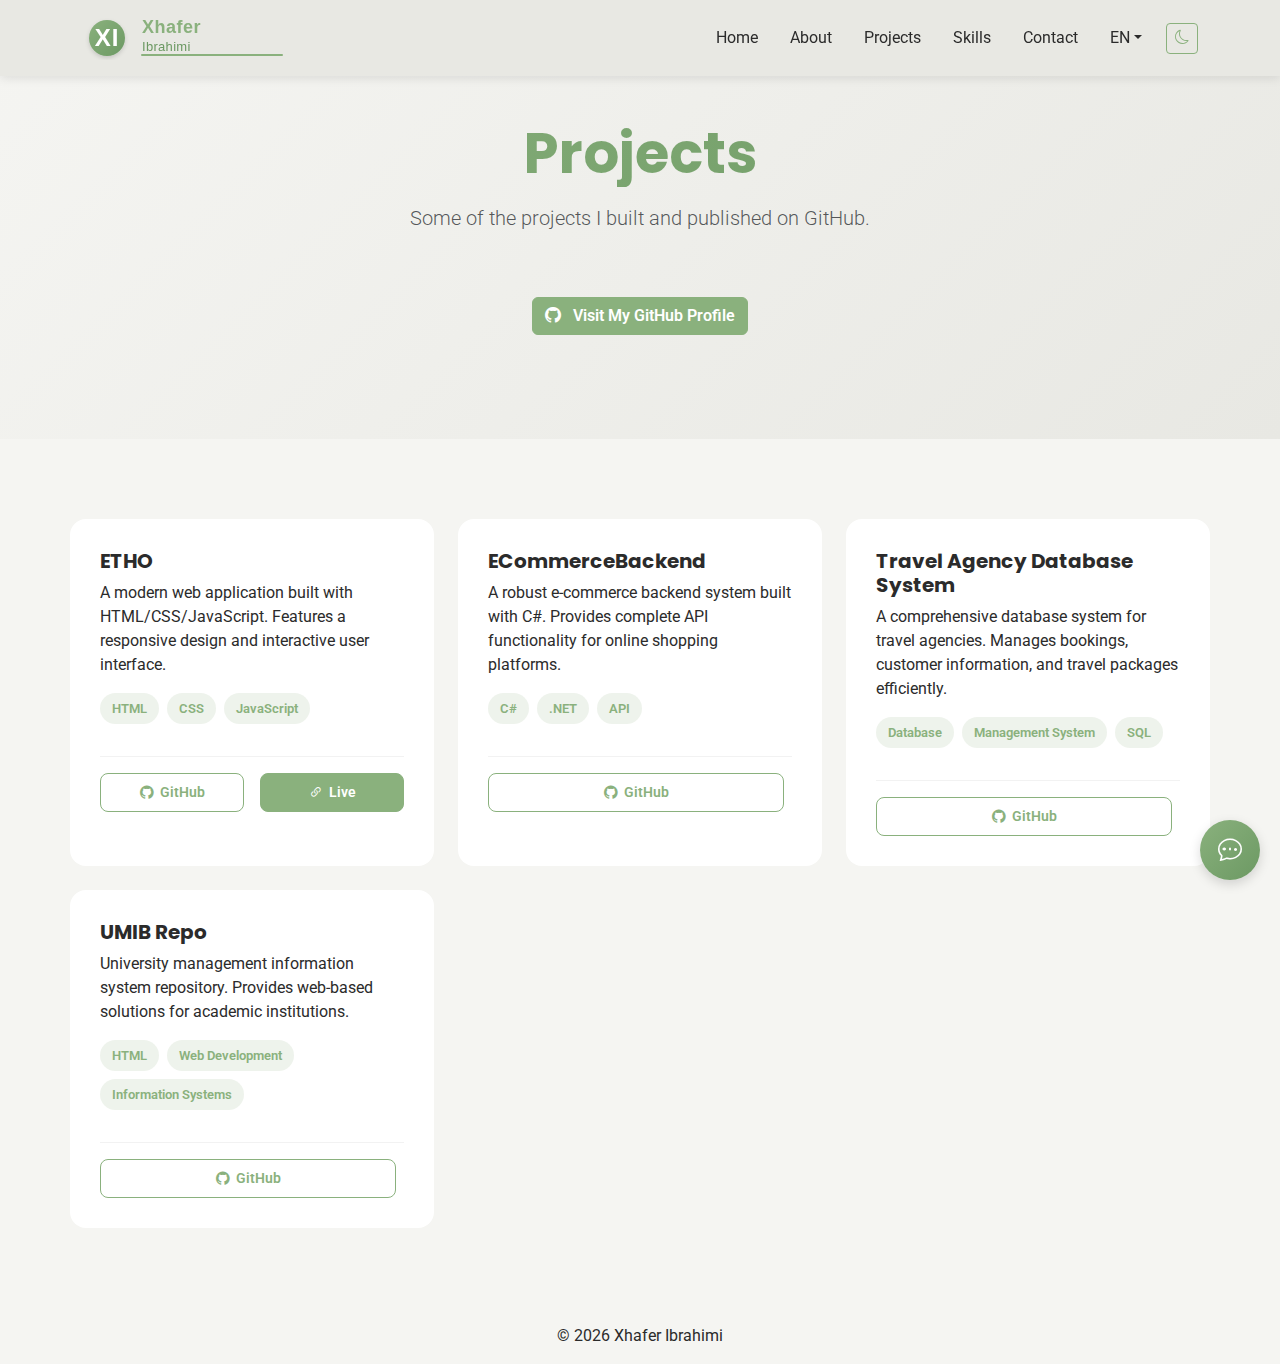
<file: cv/pages/projects.html>
<!DOCTYPE html>
<html lang="en">
<head>
  <meta charset="UTF-8">
  <meta name="viewport" content="width=device-width, initial-scale=1.0">
  <title>Projects | Xhafer Ibrahimi</title>

  <!-- Bootstrap -->
  <link href="https://cdn.jsdelivr.net/npm/bootstrap@5.3.2/dist/css/bootstrap.min.css" rel="stylesheet">
  <link href="https://cdn.jsdelivr.net/npm/bootstrap-icons/font/bootstrap-icons.css" rel="stylesheet">

  <!-- Custom CSS -->
  <link rel="stylesheet" href="../assets/css/style.css">
  <link rel="stylesheet" href="../assets/css/chatbot.css">
  <style>
    /* ========== PROJECTS PAGE STYLES ========== */
    .projects-hero {
      padding: 120px 0 80px;
      background: linear-gradient(135deg, var(--bg-color) 0%, var(--section-bg) 100%);
    }

    .projects-hero h1 {
      background: linear-gradient(135deg, #8ab17d, #6c9963);
      -webkit-background-clip: text;
      -webkit-text-fill-color: transparent;
      background-clip: text;
      font-size: 3.5rem;
      font-weight: 700;
    }

    .project-card {
      background: var(--card-bg);
      border-radius: 16px;
      padding: 28px;
      height: 100%;
      transition: all 0.3s ease;
      border: 2px solid transparent;
      position: relative;
      overflow: hidden;
      display: flex;
      flex-direction: column;
    }

    .project-card::before {
      content: '';
      position: absolute;
      top: 0;
      left: 0;
      right: 0;
      height: 4px;
      background: linear-gradient(90deg, #8ab17d, #6c9963);
      transform: scaleX(0);
      transition: transform 0.3s ease;
    }

    .project-card:hover {
      transform: translateY(-12px);
      box-shadow: 0 25px 60px rgba(138, 177, 125, 0.2);
      border-color: #8ab17d;
    }

    .project-card:hover::before {
      transform: scaleX(1);
    }

    .project-header {
      display: flex;
      align-items: center;
      gap: 15px;
      margin-bottom: 15px;
      padding-bottom: 15px;
      border-bottom: 2px solid rgba(138, 177, 125, 0.2);
    }

    .project-icon {
      width: 50px;
      height: 50px;
      display: flex;
      align-items: center;
      justify-content: center;
      background: rgba(138, 177, 125, 0.1);
      border-radius: 10px;
      font-size: 1.8rem;
      color: #8ab17d;
      flex-shrink: 0;
    }

    .project-card h5 {
      color: var(--text-color);
      margin-bottom: 8px;
      font-weight: 700;
    }

    .project-language {
      font-size: 0.85rem;
      color: #8ab17d;
      font-weight: 600;
      margin-bottom: 12px;
    }

    .project-description {
      color: var(--text-color);
      font-size: 0.95rem;
      margin-bottom: 16px;
      flex-grow: 1;
      opacity: 0.9;
      line-height: 1.6;
    }

    .tech-container {
      margin: 16px 0;
      display: flex;
      flex-wrap: wrap;
      gap: 8px;
    }

    .tech-badge {
      font-size: 0.8rem;
      background-color: rgba(138, 177, 125, 0.15);
      color: #8ab17d;
      border-radius: 20px;
      padding: 6px 12px;
      display: inline-block;
      transition: all 0.2s;
      font-weight: 600;
    }

    .tech-badge:hover {
      background-color: #8ab17d;
      color: white;
      transform: scale(1.08);
    }

    .project-links {
      border-top: 1px solid rgba(0,0,0,0.05);
      padding-top: 16px;
      margin-top: 16px;
      display: flex;
      gap: 8px;
      flex-wrap: wrap;
    }

    .project-links .btn {
      padding: 8px 16px;
      font-size: 0.85rem;
      border-radius: 8px;
      transition: all 0.2s;
      flex: 1;
      min-width: 120px;
      display: flex;
      align-items: center;
      justify-content: center;
      gap: 6px;
    }

    .project-links .btn:hover {
      transform: translateY(-2px);
    }

    .btn-outline-primary {
      border-color: #8ab17d;
      color: #8ab17d;
      background: transparent;
    }

    .btn-outline-primary:hover {
      background-color: #8ab17d;
      border-color: #8ab17d;
      color: white;
    }

    .btn-primary {
      background-color: #8ab17d;
      border-color: #8ab17d;
      color: white;
    }

    .btn-primary:hover {
      background-color: #6c9963;
      border-color: #6c9963;
    }

    .projects-section {
      padding: 80px 0;
    }

    /* Responsive Design */
    @media (max-width: 1024px) {
      .projects-hero h1 {
        font-size: 2.8rem;
      }

      .project-card {
        padding: 24px;
      }
    }

    @media (max-width: 768px) {
      .projects-hero {
        padding: 80px 0 60px;
      }

      .projects-hero h1 {
        font-size: 2.2rem;
      }

      .project-card {
        padding: 20px;
      }

      .project-links .btn {
        padding: 8px 12px;
        font-size: 0.8rem;
        min-width: 100px;
      }

      .projects-section {
        padding: 60px 0;
      }
    }

    @media (max-width: 576px) {
      .projects-hero h1 {
        font-size: 1.8rem;
      }

      .project-card {
        padding: 16px;
      }

      .project-header {
        gap: 10px;
        margin-bottom: 12px;
      }

      .project-icon {
        width: 40px;
        height: 40px;
        font-size: 1.4rem;
      }

      .project-description {
        font-size: 0.9rem;
        margin-bottom: 12px;
      }

      .tech-container {
        margin: 12px 0;
        gap: 6px;
      }

      .tech-badge {
        font-size: 0.75rem;
        padding: 4px 10px;
      }

      .project-links {
        flex-direction: column;
        gap: 6px;
      }

      .project-links .btn {
        width: 100%;
        min-width: unset;
      }
    }
  </style>
</head>
<body>

<!-- Navbar -->
<nav class="navbar navbar-expand-lg fixed-top">
  <div class="container">
    <a class="navbar-brand" href="../index.html">
      <img src="../assets/img/logo.svg" alt="Xhafer Ibrahimi" height="50">
    </a>

    <button class="navbar-toggler" type="button" data-bs-toggle="collapse" data-bs-target="#navMenu">
      <span class="navbar-toggler-icon"></span>
    </button>

    <div class="collapse navbar-collapse" id="navMenu">
      <ul class="navbar-nav ms-auto align-items-center gap-3">
        <li class="nav-item"><a class="nav-link" href="../index.html" data-i18n="nav_home"></a></li>
        <li class="nav-item"><a class="nav-link" href="about.html" data-i18n="nav_about"></a></li>
        <li class="nav-item"><a class="nav-link active" href="#" data-i18n="nav_projects"></a></li>
        <li class="nav-item"><a class="nav-link" href="skills.html" data-i18n="nav_skills"></a></li>
        <li class="nav-item"><a class="nav-link" href="contact.html" data-i18n="nav_contact"></a></li>

        <li class="nav-item dropdown">
          <a class="nav-link dropdown-toggle" href="#" data-bs-toggle="dropdown" id="langLabel">EN</a>
          <ul class="dropdown-menu">
            <li><button class="dropdown-item" data-lang="en">English</button></li>
            <li><button class="dropdown-item" data-lang="sq">Shqip</button></li>
            <li><button class="dropdown-item" data-lang="de">Deutsch</button></li>
          </ul>
        </li>

        <li class="nav-item">
          <button id="themeToggle" class="btn btn-sm btn-outline-custom">
            <i class="bi bi-moon"></i>
          </button>
        </li>
      </ul>
    </div>
  </div>
</nav>

<!-- Projects Section -->
<section class="projects-hero">
  <div class="container">
    <div class="row mb-5 text-center">
      <div class="col-12">
        <h1 class="display-4 fw-bold mb-3" data-i18n="projects_title"></h1>
        <p class="lead text-muted" data-i18n="projects_subtitle"></p>
      </div>
    </div>

    <div class="row mb-4">
      <div class="col-12 text-center">
        <a href="https://github.com/Ibrahimi06" target="_blank" class="btn btn-primary">
          <i class="bi bi-github me-2"></i> Visit My GitHub Profile
        </a>
      </div>
    </div>
  </div>
</section>

<!-- Projects Grid -->
<section class="projects-section container">
  <div class="row g-4" id="projectsContainer">
    <!-- Project cards will be inserted here by JS -->
  </div>
</section>

<!-- FOOTER -->
<footer class="text-center py-3">
  © 2026 Xhafer Ibrahimi
</footer>

<!-- Scripts -->
<script src="https://cdn.jsdelivr.net/npm/bootstrap@5.3.2/dist/js/bootstrap.bundle.min.js"></script>
<script src="../assets/js/theme.js"></script>
<script src="../assets/js/language.js"></script>
<script src="../assets/js/projects.js"></script>
<script src="../assets/js/chatbot.js"></script>

</body>
</html>
</file>
<file: cv/assets/css/style.css>
/* ========== Fonts & General Styles ========== */
@import url('https://fonts.googleapis.com/css2?family=Poppins:wght@400;600;700&family=Roboto:wght@400;500&display=swap');

:root {
    --bg-color: #f5f5f2;          /* Soft off-white */
    --text-color: #2b2b2b;        /* Dark gray text */
    --section-bg: #e8e8e3;        /* Slightly darker section */
    --btn-bg: #8ab17d;            /* Soft green button */
    --btn-hover: #6c9963;         
    --btn-outline: #8ab17d;       
    --card-bg: #ffffff;           
    --shadow-color: rgba(0,0,0,0.1);
}

/* Dark Mode */
body.dark-mode {
    --bg-color: #1f1f1f;
    --text-color: #f5f5f5;
    --section-bg: #2c2c2c;
    --btn-bg: #8ab17d;
    --btn-hover: #6c9963;
    --btn-outline: #8ab17d;
    --card-bg: #2c2c2c;
    --shadow-color: rgba(0,0,0,0.5);
}

body.dark-mode p,
body.dark-mode .lead,
body.dark-mode span,
body.dark-mode li,
body.dark-mode a {
    color: #f5f5f5 !important;
}

/* Dark mode section backgrounds */
body.dark-mode .bg-light {
    background-color: #2c2c2c !important;
}

body.dark-mode .card {
    background-color: #353535 !important;
    border-color: #404040 !important;
}

body.dark-mode .card-body {
    background-color: #353535 !important;
}

body.dark-mode .card-title {
    color: #f5f5f5 !important;
}

body {
    font-family: 'Roboto', sans-serif;
    background-color: var(--bg-color);
    color: var(--text-color);
    transition: all 0.5s ease;
}

/* Headings */
h1, h2, h3, h4, h5, h6 {
    font-family: 'Poppins', sans-serif;
    color: var(--text-color);
}

/* Navbar */
.navbar {
    background-color: var(--section-bg) !important;
    box-shadow: 0 2px 10px var(--shadow-color);
    transition: background 0.5s;
}

.navbar .nav-link {
    color: var(--text-color) !important;
    transition: color 0.3s;
}
.navbar .nav-link:hover {
    color: var(--btn-bg) !important;
}

/* Buttons */
.btn-primary {
    background-color: var(--btn-bg);
    border-color: var(--btn-bg);
    transition: all 0.3s;
}
.btn-primary:hover {
    background-color: var(--btn-hover);
    border-color: var(--btn-hover);
    transform: scale(1.05);
}

.btn-outline-custom {
    border-color: var(--btn-outline);
    color: var(--btn-outline);
    transition: all 0.3s;
}
.btn-outline-custom:hover {
    background-color: var(--btn-outline);
    color: #fff;
    transform: scale(1.05);
}

/* Dark Mode Button Styles */
body.dark-mode .btn-primary {
    background-color: #8ab17d !important;
    border-color: #8ab17d !important;
    color: white !important;
}

body.dark-mode .btn-primary:hover {
    background-color: #6c9963 !important;
    border-color: #6c9963 !important;
    color: white !important;
}

body.dark-mode .btn-outline-custom {
    border-color: #8ab17d !important;
    color: #8ab17d !important;
}

body.dark-mode .btn-outline-custom:hover {
    background-color: #8ab17d !important;
    color: white !important;
    border-color: #8ab17d !important;
}

body.dark-mode .btn-outline-primary {
    border-color: white !important;
    color: white !important;
}

body.dark-mode .btn-outline-primary:hover {
    background-color: rgba(255, 255, 255, 0.1) !important;
    border-color: white !important;
}

/* Hero Section */
.hero {
    padding: 120px 0 60px;
    text-align: left;
}

.hero h1 {
    font-size: 2.8rem;
    font-weight: 700;
    margin-bottom: 20px;
    animation: fadeInUp 1s ease forwards;
}

.hero p.lead {
    font-size: 1.25rem;
    margin-bottom: 30px;
    color: #555;
    animation: fadeInUp 1.2s ease forwards;
}

/* Cards */
.card {
    background-color: var(--card-bg);
    border-radius: 15px;
    box-shadow: 0 10px 25px var(--shadow-color);
    overflow: hidden;
    transition: transform 0.3s, box-shadow 0.3s;
}

.card:hover {
    transform: translateY(-5px);
    box-shadow: 0 15px 30px var(--shadow-color);
}

.card img {
    width: 100%;
    height: 200px;
    object-fit: cover;
}

/* Image Sections */
.img-section {
    display: grid;
    grid-template-columns: repeat(auto-fit, minmax(250px, 1fr));
    gap: 20px;
    margin-top: 50px;
}

.img-section img {
    width: 100%;
    border-radius: 15px;
    box-shadow: 0 5px 20px var(--shadow-color);
    transition: transform 0.3s;
}

.img-section img:hover {
    transform: scale(1.05);
}

/* Sections */
section {
    padding: 80px 0;
    background-color: var(--bg-color);
    transition: background-color 0.5s;
}

/* CV Section */
.cv-section {
    background-color: var(--section-bg);
}

.cv-section h2 {
    margin-bottom: 15px;
    font-weight: 700;
}

.cv-section p {
    margin-bottom: 25px;
    opacity: 0.85;
}

/* Forms */
form {
    background-color: var(--section-bg);
    padding: 30px;
    border-radius: 15px;
    box-shadow: 0 10px 25px var(--shadow-color);
    transition: background 0.5s;
}

form input, form textarea {
    width: 100%;
    padding: 12px;
    margin-bottom: 15px;
    border-radius: 8px;
    border: 1px solid #ccc;
    transition: all 0.3s;
}

form input:focus, form textarea:focus {
    border-color: var(--btn-bg);
    outline: none;
}

/* Animations */
@keyframes fadeInUp {
    0% {opacity: 0; transform: translateY(20px);}
    100% {opacity: 1; transform: translateY(0);}
}
.fade-in {
    opacity: 0;
    transform: translateY(30px);
    animation: fadeInUp 0.8s forwards;
}


/* ABOUT PAGE EXTRAS */
.info-card {
  background: var(--bg-card);
  padding: 20px;
  border-radius: 14px;
  text-align: center;
  height: 100%;
}

.info-card i {
  font-size: 28px;
  color: var(--accent);
  margin-bottom: 10px;
}

.timeline {
  max-width: 600px;
  margin: auto;
}

.timeline-item {
  padding: 15px 0;
  border-left: 3px solid var(--accent);
  padding-left: 20px;
  margin-bottom: 20px;
}

.timeline-date {
  font-size: 0.9rem;
  opacity: 0.7;
}

.cert-list {
  max-width: 600px;
  margin: auto;
  list-style: none;
  padding-left: 0;
}

.cert-list li {
  padding: 10px 0;
  border-bottom: 1px solid rgba(0,0,0,0.1);
}

/* ========== ADVANCED HERO SECTION ========== */
.hero-advanced {
  padding: 120px 0 80px;
  background: linear-gradient(135deg, var(--bg-color) 0%, var(--section-bg) 100%);
  position: relative;
  overflow: hidden;
}

.hero-content h1 {
  font-size: 3.5rem;
  line-height: 1.2;
  background: linear-gradient(135deg, var(--btn-bg), #6c9963);
  -webkit-background-clip: text;
  -webkit-text-fill-color: transparent;
  background-clip: text;
  margin-bottom: 20px;
}

.hero-content .lead {
  font-size: 1.2rem;
  max-width: 500px;
}

.hero-visual {
  position: relative;
  height: 400px;
  display: flex;
  align-items: center;
  justify-content: center;
}

.animated-gradient-box {
  width: 300px;
  height: 300px;
  background: linear-gradient(135deg, #8ab17d 0%, #6c9963 50%, #8ab17d 100%);
  border-radius: 20px;
  animation: float 6s ease-in-out infinite;
  box-shadow: 0 20px 60px rgba(138, 177, 125, 0.3);
}

@keyframes float {
  0%, 100% { transform: translateY(0px); }
  50% { transform: translateY(-20px); }
}

.code-snippet {
  position: absolute;
  background: var(--card-bg);
  padding: 15px 20px;
  border-radius: 10px;
  box-shadow: 0 10px 30px var(--shadow-color);
  bottom: 40px;
  right: 40px;
  border-left: 4px solid #8ab17d;
}

.code-snippet code {
  color: #8ab17d;
  font-weight: bold;
  font-size: 1.1rem;
}

.quick-stats {
  padding-top: 30px;
  border-top: 1px solid rgba(0,0,0,0.1);
}

.quick-stats div {
  text-align: center;
}

/* ========== FEATURED PROJECTS CARDS ========== */
.featured-card {
  background: var(--card-bg);
  padding: 30px;
  border-radius: 15px;
  border: 1px solid rgba(0,0,0,0.05);
  height: 100%;
  transition: all 0.3s ease;
  position: relative;
  overflow: hidden;
}

.featured-card::before {
  content: '';
  position: absolute;
  top: 0;
  left: -100%;
  width: 100%;
  height: 3px;
  background: linear-gradient(90deg, #8ab17d, #6c9963);
  transition: left 0.3s ease;
}

.featured-card:hover {
  transform: translateY(-10px);
  box-shadow: 0 20px 40px rgba(138, 177, 125, 0.15);
}

.featured-card:hover::before {
  left: 0;
}

.card-icon {
  font-size: 3rem;
  color: #8ab17d;
  display: inline-flex;
  align-items: center;
  justify-content: center;
  width: 80px;
  height: 80px;
  background: rgba(138, 177, 125, 0.1);
  border-radius: 15px;
}

.card-icon.backend-icon {
  background: rgba(41, 128, 185, 0.1);
  color: #2980b9;
}

.card-icon.db-icon {
  background: rgba(155, 89, 182, 0.1);
  color: #9b59b6;
}

.card-description {
  color: var(--text-color);
  opacity: 0.8;
  font-size: 0.95rem;
}

.tech-tags {
  display: flex;
  flex-wrap: wrap;
  gap: 8px;
}

.tech-tag {
  display: inline-block;
  padding: 4px 12px;
  background: rgba(138, 177, 125, 0.1);
  color: #8ab17d;
  border-radius: 20px;
  font-size: 0.85rem;
  font-weight: 500;
}

.card-link {
  color: #8ab17d;
  text-decoration: none;
  font-weight: 600;
  display: inline-flex;
  align-items: center;
  gap: 8px;
  transition: gap 0.3s ease;
}

.card-link:hover {
  gap: 12px;
  color: #6c9963;
}

/* ========== SKILLS PREVIEW ========== */
.skill-category {
  background: var(--card-bg);
  padding: 25px;
  border-radius: 12px;
  height: 100%;
  border: 1px solid rgba(0,0,0,0.05);
  transition: all 0.3s ease;
}

.skill-category:hover {
  transform: translateY(-5px);
  box-shadow: 0 10px 25px var(--shadow-color);
}

.skill-header {
  display: flex;
  align-items: center;
  gap: 12px;
  margin-bottom: 20px;
  padding-bottom: 15px;
  border-bottom: 2px solid rgba(138, 177, 125, 0.2);
}

.skill-header i {
  font-size: 1.8rem;
  color: #8ab17d;
}

.skill-header h5 {
  margin: 0;
  color: var(--text-color);
}

.skill-list {
  list-style: none;
  padding: 0;
  margin: 0;
}

.skill-list li {
  padding: 10px 0;
  color: var(--text-color);
  display: flex;
  align-items: center;
  gap: 10px;
  font-size: 0.95rem;
}

.skill-list i {
  color: #8ab17d;
  font-size: 1rem;
}

/* ========== CV SECTION ========== */
.cv-container {
  background: var(--section-bg);
  padding: 50px;
  border-radius: 20px;
}

.cv-highlights {
  display: flex;
  flex-direction: column;
  gap: 20px;
  margin: 30px 0;
}

.highlight-item {
  display: flex;
  align-items: start;
  gap: 15px;
  padding: 15px;
  background: var(--card-bg);
  border-radius: 10px;
  border-left: 4px solid #8ab17d;
}

.highlight-item i {
  font-size: 1.5rem;
  color: #8ab17d;
  margin-top: 5px;
}

.highlight-item h6 {
  margin-bottom: 5px;
}

.cv-visual {
  display: flex;
  justify-content: center;
  align-items: center;
  min-height: 400px;
}

.cv-card {
  background: var(--card-bg);
  width: 250px;
  height: 350px;
  border-radius: 15px;
  padding: 25px;
  box-shadow: 0 15px 40px var(--shadow-color);
  animation: slide-in 0.6s ease-out;
}

@keyframes slide-in {
  from {
    opacity: 0;
    transform: translateX(50px);
  }
  to {
    opacity: 1;
    transform: translateX(0);
  }
}

.cv-header {
  height: 30px;
  background: linear-gradient(90deg, #8ab17d, #6c9963);
  border-radius: 5px;
  margin-bottom: 20px;
}

.cv-content {
  display: flex;
  flex-direction: column;
  gap: 15px;
}

.cv-line {
  height: 10px;
  background: rgba(138, 177, 125, 0.2);
  border-radius: 5px;
}

.cv-line.short {
  width: 70%;
}

/* ========== CTA SECTION ========== */
.cta-section {
  background: linear-gradient(135deg, var(--btn-bg) 0%, #6c9963 100%);
  color: white;
  position: relative;
  overflow: hidden;
}

.cta-section::before {
  content: '';
  position: absolute;
  top: -50%;
  right: -10%;
  width: 500px;
  height: 500px;
  background: rgba(255,255,255,0.05);
  border-radius: 50%;
}

.cta-section h2 {
  color: white;
}

.cta-section .lead {
  color: rgba(255,255,255,0.9);
}

.cta-section .btn {
  position: relative;
  z-index: 2;
}

.btn-primary {
  background-color: white;
  color: #8ab17d;
  border-color: white;
  font-weight: 600;
  transition: all 0.3s ease;
}

.btn-primary:hover {
  background-color: rgba(255,255,255,0.9);
  transform: scale(1.05);
}

.btn-outline-primary {
  color: white;
  border-color: white;
  font-weight: 600;
}

.btn-outline-primary:hover {
  background-color: rgba(255,255,255,0.1);
  border-color: white;
  transform: scale(1.05);
}

/* ========== FADE UP ANIMATION ========== */
.fade-up {
  animation: fadeUpAnimation 0.8s ease-out;
}

/* ========== ABOUT PAGE STYLES ========== */
.about-hero {
  padding: 120px 0 80px;
  background: linear-gradient(135deg, var(--bg-color) 0%, var(--section-bg) 100%);
}

.profile-image-container {
  position: relative;
  display: flex;
  justify-content: center;
}

.profile-badge {
  position: relative;
  width: fit-content;
}

.profile-badge img {
  width: 250px;
  height: 250px;
  object-fit: cover;
  border: 8px solid white;
  box-shadow: 0 15px 50px rgba(138, 177, 125, 0.3);
  animation: fadeInScale 0.8s ease-out;
}

@keyframes fadeInScale {
  from {
    opacity: 0;
    transform: scale(0.9);
  }
  to {
    opacity: 1;
    transform: scale(1);
  }
}

.badge-status {
  position: absolute;
  bottom: 20px;
  right: 20px;
  background: white;
  padding: 8px 15px;
  border-radius: 20px;
  display: flex;
  align-items: center;
  gap: 8px;
  box-shadow: 0 4px 15px rgba(0, 0, 0, 0.1);
  font-size: 0.85rem;
  font-weight: 600;
}

.badge-status.online {
  color: #28a745;
}

.status-dot {
  display: inline-block;
  width: 8px;
  height: 8px;
  background: #28a745;
  border-radius: 50%;
  animation: pulse 2s infinite;
}

@keyframes pulse {
  0%, 100% { opacity: 1; }
  50% { opacity: 0.5; }
}

.status-text {
  color: #28a745;
}

.about-content h1 {
  background: linear-gradient(135deg, #8ab17d, #6c9963);
  -webkit-background-clip: text;
  -webkit-text-fill-color: transparent;
  background-clip: text;
}

/* Highlight Cards */
.highlight-card {
  background: var(--card-bg);
  padding: 20px;
  border-radius: 12px;
  border-left: 4px solid #8ab17d;
  display: flex;
  gap: 15px;
  transition: all 0.3s ease;
  height: 100%;
}

.highlight-card:hover {
  transform: translateX(8px);
  box-shadow: 0 10px 25px var(--shadow-color);
}

.highlight-icon {
  font-size: 1.8rem;
  color: #8ab17d;
  min-width: 50px;
  text-align: center;
}

.highlight-text {
  flex: 1;
}

.highlight-text h6 {
  color: var(--text-color);
}

/* Timeline Styles */
.timeline-container {
  position: relative;
  padding: 30px 0;
}

.timeline-container::before {
  content: '';
  position: absolute;
  left: 50%;
  top: 0;
  bottom: 0;
  width: 2px;
  background: linear-gradient(180deg, #8ab17d, #6c9963);
  transform: translateX(-1px);
}

.timeline-item {
  margin-bottom: 40px;
  position: relative;
}

.timeline-item:nth-child(odd) .timeline-content {
  margin-left: 0;
  margin-right: auto;
  width: 48%;
  text-align: right;
  padding-right: 30px;
}

.timeline-item:nth-child(even) .timeline-content {
  margin-left: auto;
  margin-right: 0;
  width: 48%;
  text-align: left;
  padding-left: 30px;
}

.timeline-marker {
  position: absolute;
  left: 50%;
  top: 0;
  width: 16px;
  height: 16px;
  background: #8ab17d;
  border: 4px solid white;
  border-radius: 50%;
  transform: translateX(-50%);
  box-shadow: 0 0 0 4px rgba(138, 177, 125, 0.2);
}

.timeline-badge {
  display: inline-block;
  background: #8ab17d;
  color: white;
  padding: 4px 12px;
  border-radius: 20px;
  font-size: 0.85rem;
  font-weight: 600;
  margin-bottom: 10px;
}

.timeline-content h5 {
  color: var(--text-color);
  margin-bottom: 5px;
}

/* Certification Cards */
.cert-card {
  background: var(--card-bg);
  padding: 30px 20px;
  border-radius: 15px;
  text-align: center;
  transition: all 0.3s ease;
  border: 1px solid rgba(0, 0, 0, 0.05);
  height: 100%;
}

.cert-card:hover {
  transform: translateY(-10px);
  box-shadow: 0 15px 40px var(--shadow-color);
  border-color: #8ab17d;
}

.cert-icon {
  width: 70px;
  height: 70px;
  margin: 0 auto 15px;
  display: flex;
  align-items: center;
  justify-content: center;
  background: rgba(138, 177, 125, 0.1);
  border-radius: 12px;
  font-size: 2rem;
  color: #8ab17d;
}

.cert-icon.backend {
  background: rgba(41, 128, 185, 0.1);
  color: #2980b9;
}

.cert-icon.tools {
  background: rgba(155, 89, 182, 0.1);
  color: #9b59b6;
}

.cert-icon.ai {
  background: rgba(230, 126, 34, 0.1);
  color: #e67e22;
}

.cert-card h6 {
  margin-top: 15px;
  color: var(--text-color);
}

.cert-year {
  display: inline-block;
  background: rgba(138, 177, 125, 0.1);
  color: #8ab17d;
  padding: 4px 12px;
  border-radius: 20px;
  font-size: 0.8rem;
  font-weight: 600;
}

/* Stats Section */
.stats-section {
  position: relative;
  overflow: hidden;
}

.stats-section::before {
  content: '';
  position: absolute;
  top: -50%;
  right: -10%;
  width: 500px;
  height: 500px;
  background: rgba(255, 255, 255, 0.05);
  border-radius: 50%;
}

.stat-item {
  position: relative;
  z-index: 2;
  padding: 30px 20px;
  transition: transform 0.3s ease;
}

.stat-item:hover {
  transform: scale(1.05);
}

.stat-item h3 {
  color: white;
  font-weight: 700;
}

.stat-item p {
  color: rgba(255, 255, 255, 0.9);
  font-size: 1.1rem;
}

/* ========== RESPONSIVE ========== */
@media (max-width: 768px) {
  .timeline-container::before {
    left: 20px;
  }

  .timeline-item:nth-child(odd) .timeline-content,
  .timeline-item:nth-child(even) .timeline-content {
    width: 100%;
    padding: 0;
    padding-left: 60px;
    text-align: left;
    margin: 0;
  }

  .timeline-marker {
    left: 20px;
  }

  .profile-badge img {
    width: 200px;
    height: 200px;
  }

  .about-hero {
    padding: 80px 0 40px;
  }

  .hero-content h1 {
    font-size: 2.2rem;
  }
    height: 300px;
    margin-top: 40px;
  }

  .animated-gradient-box {
    width: 200px;
    height: 200px;
  }

  .code-snippet {
    bottom: 20px;
    right: 20px;
    font-size: 0.85rem;
  }

  .quick-stats {
    flex-direction: column;
    gap: 15px;
  }

  .cv-container {
    padding: 30px;
  }

  .cta-section {
    padding: 40px 20px;
  }

  .cta-section h2 {
    font-size: 2rem;
  }
</file>
<file: cv/assets/css/chatbot.css>
/* Chatbot Styles */
.chatbot-container {
  position: fixed;
  bottom: 20px;
  right: 20px;
  font-family: 'Roboto', sans-serif;
  z-index: 9999;
}

.chatbot-toggle {
  width: 60px;
  height: 60px;
  border-radius: 50%;
  background: linear-gradient(135deg, #8ab17d 0%, #6c9963 100%);
  color: white;
  border: none;
  font-size: 24px;
  cursor: pointer;
  box-shadow: 0 4px 12px rgba(0, 0, 0, 0.15);
  transition: all 0.3s ease;
  display: flex;
  align-items: center;
  justify-content: center;
}

.chatbot-toggle:hover {
  transform: scale(1.1);
  box-shadow: 0 6px 20px rgba(0, 0, 0, 0.2);
}

.chatbot-toggle:active {
  transform: scale(0.95);
}

.chatbot-window {
  position: absolute;
  bottom: 80px;
  right: 0;
  width: 380px;
  height: 500px;
  background: var(--card-bg);
  border-radius: 12px;
  box-shadow: 0 5px 40px rgba(0, 0, 0, 0.16);
  display: flex;
  flex-direction: column;
  overflow: hidden;
  transition: all 0.3s ease;
}

.chatbot-window.hidden {
  display: none;
  opacity: 0;
  transform: translateY(10px);
}

.chatbot-header {
  background: linear-gradient(135deg, #8ab17d 0%, #6c9963 100%);
  color: white;
  padding: 18px;
  display: flex;
  justify-content: space-between;
  align-items: center;
}

.chatbot-header h3 {
  margin: 0;
  font-size: 18px;
  font-weight: 600;
}

.chatbot-close {
  background: none;
  border: none;
  color: white;
  font-size: 20px;
  cursor: pointer;
  padding: 0;
  width: 32px;
  height: 32px;
  display: flex;
  align-items: center;
  justify-content: center;
  transition: background 0.2s;
  border-radius: 6px;
}

.chatbot-close:hover {
  background: rgba(255, 255, 255, 0.2);
}

.chatbot-messages {
  flex: 1;
  overflow-y: auto;
  padding: 16px;
  display: flex;
  flex-direction: column;
  gap: 12px;
}

.chatbot-messages::-webkit-scrollbar {
  width: 6px;
}

.chatbot-messages::-webkit-scrollbar-track {
  background: transparent;
}

.chatbot-messages::-webkit-scrollbar-thumb {
  background: #ccc;
  border-radius: 3px;
}

.chatbot-messages::-webkit-scrollbar-thumb:hover {
  background: #999;
}

.chatbot-message {
  display: flex;
  gap: 8px;
  animation: slideIn 0.3s ease;
}

@keyframes slideIn {
  from {
    opacity: 0;
    transform: translateY(10px);
  }
  to {
    opacity: 1;
    transform: translateY(0);
  }
}

.chatbot-message.user {
  justify-content: flex-end;
}

.chatbot-message.user p {
  background: #8ab17d;
  color: white;
  padding: 10px 14px;
  border-radius: 12px;
  border-bottom-right-radius: 4px;
  max-width: 80%;
  margin: 0;
  word-wrap: break-word;
}

.chatbot-message.bot p {
  background: var(--section-bg);
  color: var(--text-color);
  padding: 10px 14px;
  border-radius: 12px;
  border-bottom-left-radius: 4px;
  max-width: 80%;
  margin: 0;
  word-wrap: break-word;
  font-weight: 500;
}

.chatbot-message.typing {
  justify-content: flex-start;
}

.typing-dots {
  display: flex;
  gap: 4px;
  align-items: center;
  padding: 10px 14px;
}

.typing-dots span {
  width: 8px;
  height: 8px;
  background: var(--text-color);
  border-radius: 50%;
  animation: typing 1.4s infinite;
}

.typing-dots span:nth-child(2) {
  animation-delay: 0.2s;
}

.typing-dots span:nth-child(3) {
  animation-delay: 0.4s;
}

@keyframes typing {
  0%, 60%, 100% {
    opacity: 0.3;
  }
  30% {
    opacity: 1;
  }
}

.chatbot-input-area {
  display: flex;
  gap: 8px;
  padding: 12px;
  border-top: 1px solid var(--section-bg);
  background: var(--card-bg);
}

.chatbot-input {
  flex: 1;
  padding: 10px 14px;
  border: 1px solid #ddd;
  border-radius: 8px;
  font-size: 14px;
  font-family: 'Roboto', sans-serif;
  background: var(--bg-color);
  color: var(--text-color);
  outline: none;
  transition: border-color 0.2s;
}

.chatbot-input:focus {
  border-color: #8ab17d;
  box-shadow: 0 0 0 2px rgba(138, 177, 125, 0.1);
}

.chatbot-send {
  width: 40px;
  height: 40px;
  background: #8ab17d;
  color: white;
  border: none;
  border-radius: 8px;
  font-size: 18px;
  cursor: pointer;
  transition: all 0.2s;
  display: flex;
  align-items: center;
  justify-content: center;
}

.chatbot-send:hover {
  background: #6c9963;
  transform: scale(1.05);
}

.chatbot-send:active {
  transform: scale(0.95);
}

/* Dark mode adjustments */
body.dark-mode .chatbot-window {
  background: var(--card-bg);
  border: 1px solid #444;
}

body.dark-mode .chatbot-header {
  background: linear-gradient(135deg, #8ab17d 0%, #6c9963 100%);
  color: white;
}

body.dark-mode .chatbot-header h3 {
  color: white;
}

body.dark-mode .chatbot-close {
  color: white;
}

body.dark-mode .chatbot-input {
  background: #2a2a2a;
  color: #f0f0f0;
  border-color: #444;
}

body.dark-mode .chatbot-input::placeholder {
  color: #888;
}

body.dark-mode .chatbot-input:focus {
  border-color: #8ab17d;
  background: #333;
}

body.dark-mode .chatbot-message.user p {
  background: #8ab17d;
  color: white;
}

body.dark-mode .chatbot-message.bot p {
  background: #333;
  color: #f0f0f0;
  font-weight: 500;
}

body.dark-mode .chatbot-messages {
  background: var(--bg-color);
}

body.dark-mode .chatbot-input-area {
  background: var(--bg-color);
  border-top-color: #444;
}

body.dark-mode .chatbot-send {
  background: #8ab17d;
  color: white;
}

body.dark-mode .chatbot-send:hover {
  background: #6c9963;
}

body.dark-mode .typing-dots span {
  background: #8ab17d;
}

/* Responsive design */
@media (max-width: 480px) {
  .chatbot-window {
    width: calc(100vw - 40px);
    height: 70vh;
    max-height: 600px;
  }

  .chatbot-toggle {
    width: 56px;
    height: 56px;
    font-size: 20px;
  }

  .chatbot-container {
    bottom: 15px;
    right: 15px;
  }
}
</file>
